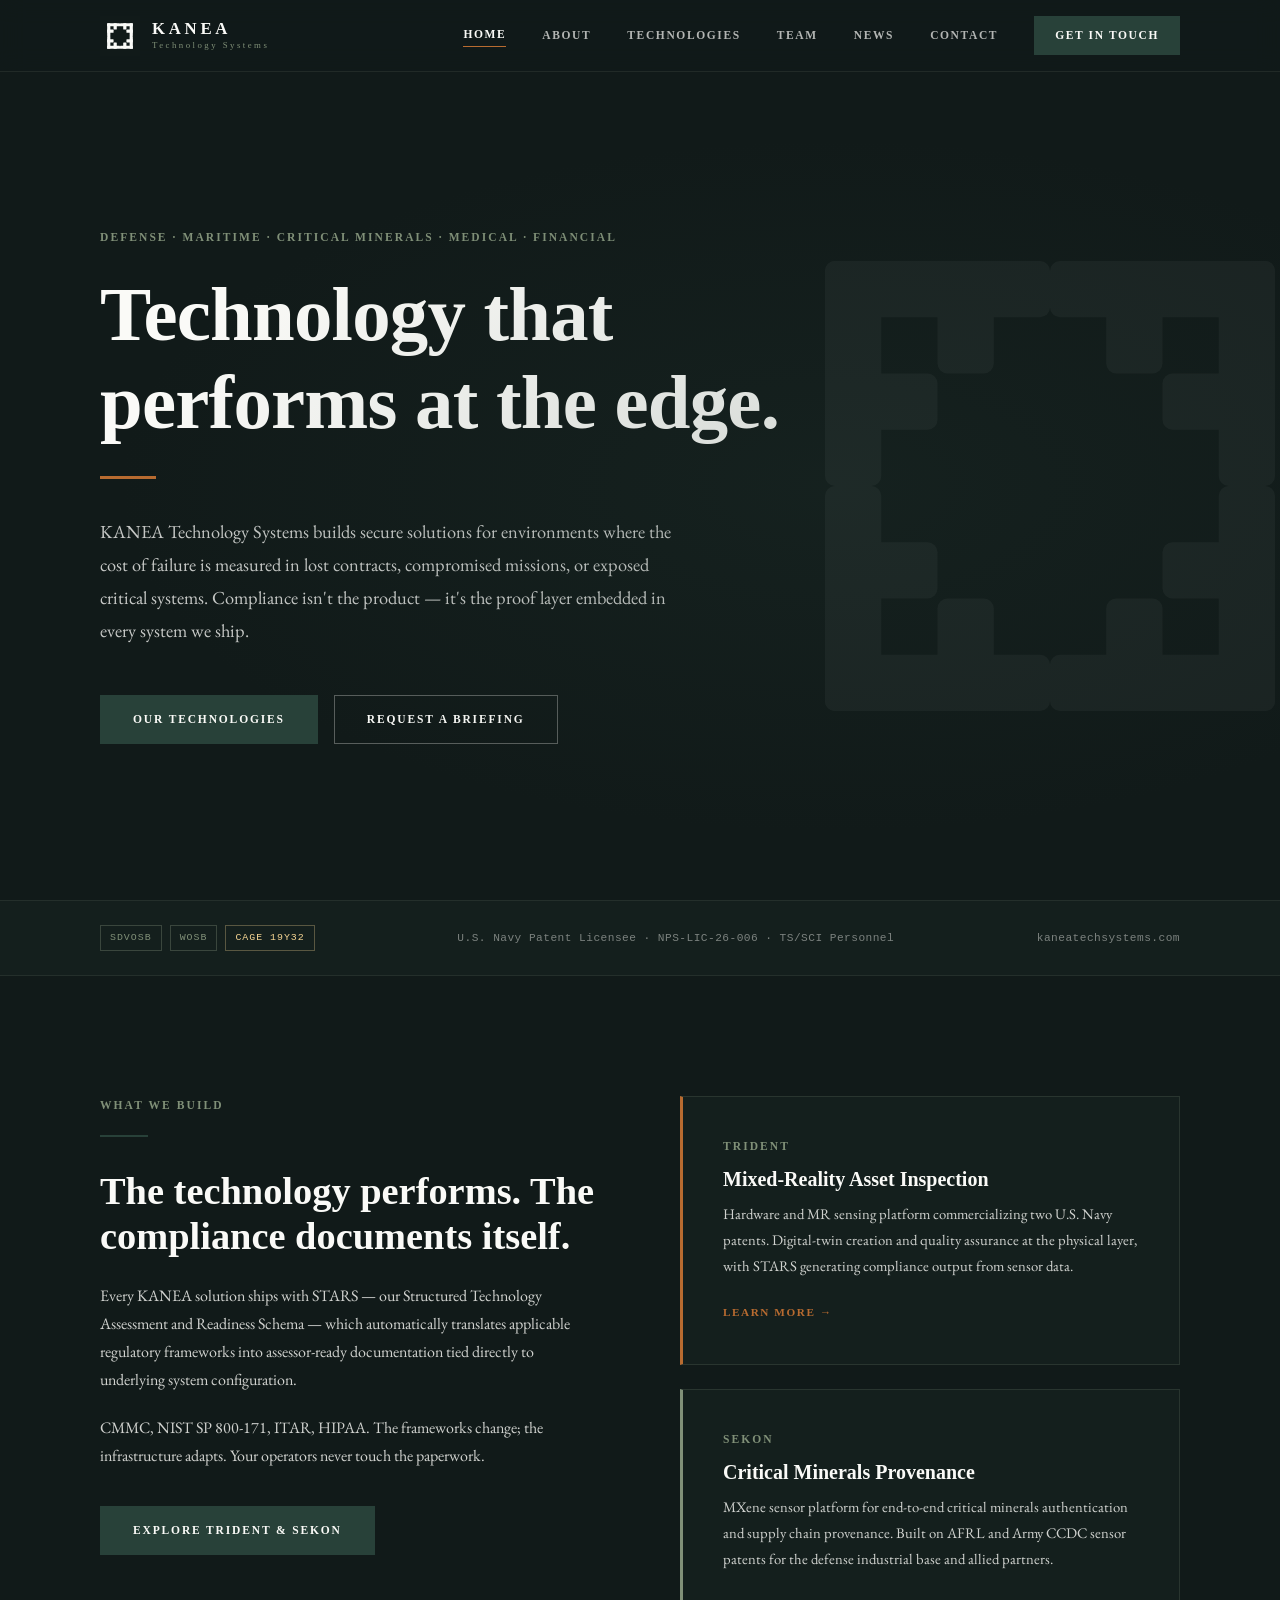
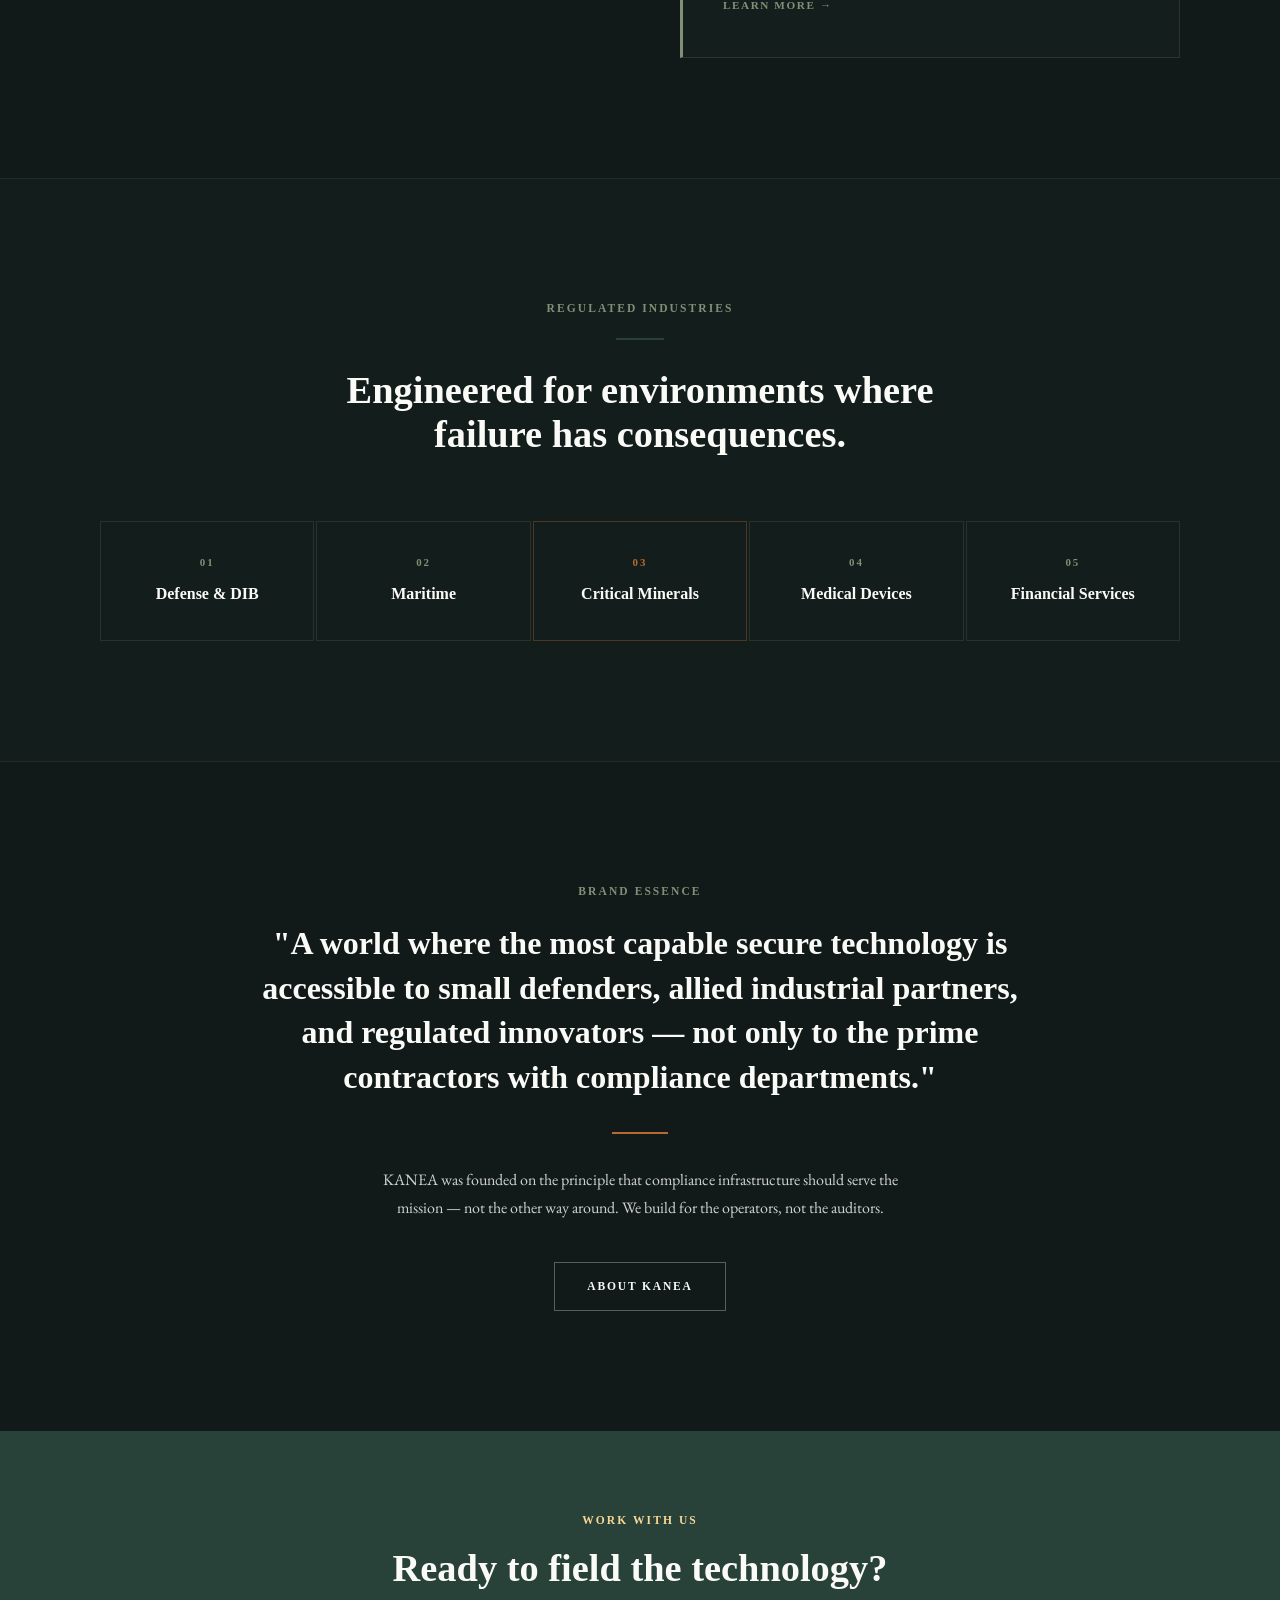
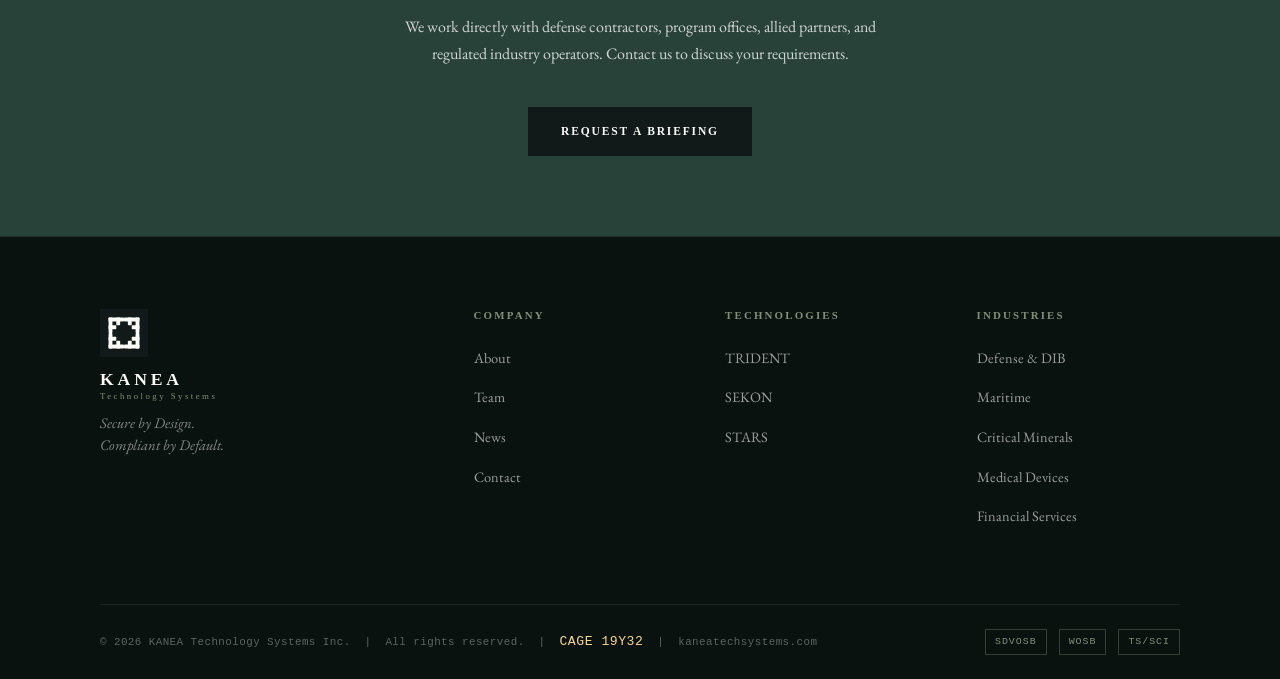
<file: index.html>
<!DOCTYPE html>
<html lang="en">
<head>
  <meta charset="UTF-8">
  <meta name="viewport" content="width=device-width, initial-scale=1.0">
  <meta name="description" content="KANEA Technology Systems builds secure technology solutions for regulated industries — defense, maritime, critical minerals, medical devices, and financial services.">
  <title>KANEA Technology Systems — Secure by Design. Compliant by Default.</title>
  <link rel="stylesheet" href="css/kanea.css">
  <link rel="icon" type="image/svg+xml" href="images/KANEA_logo_emerald.svg">
</head>
<body>

  <header id="site-nav" class="site-nav"></header>

  <main class="main-content">

    <!-- ── HERO ──────────────────────────────────────────── -->
    <section class="hero" style="min-height: 92vh; display: flex; align-items: center; position: relative; overflow: hidden; padding: 0;">
      <!-- Background grid motif -->
      <div style="position:absolute;inset:0;background: radial-gradient(ellipse 80% 60% at 65% 50%, rgba(40,65,57,0.18) 0%, transparent 70%); pointer-events:none;"></div>
      <div style="position:absolute;right:-120px;top:50%;transform:translateY(-50%);opacity:0.04;pointer-events:none;">
        <svg viewBox="0 0 560 560" width="700" height="700" xmlns="http://www.w3.org/2000/svg">
          <rect fill="#FAFAF7" x="100" y="100" width="180" height="45" rx="8"/>
          <rect fill="#FAFAF7" x="100" y="100" width="45" height="180" rx="8"/>
          <rect fill="#FAFAF7" x="100" y="190" width="90" height="45" rx="8"/>
          <rect fill="#FAFAF7" x="190" y="100" width="45" height="90" rx="8"/>
          <rect fill="#FAFAF7" x="280" y="100" width="180" height="45" rx="8"/>
          <rect fill="#FAFAF7" x="415" y="100" width="45" height="180" rx="8"/>
          <rect fill="#FAFAF7" x="370" y="190" width="90" height="45" rx="8"/>
          <rect fill="#FAFAF7" x="325" y="100" width="45" height="90" rx="8"/>
          <rect fill="#FAFAF7" x="100" y="415" width="180" height="45" rx="8"/>
          <rect fill="#FAFAF7" x="100" y="280" width="45" height="180" rx="8"/>
          <rect fill="#FAFAF7" x="100" y="325" width="90" height="45" rx="8"/>
          <rect fill="#FAFAF7" x="190" y="370" width="45" height="90" rx="8"/>
          <rect fill="#FAFAF7" x="280" y="415" width="180" height="45" rx="8"/>
          <rect fill="#FAFAF7" x="415" y="280" width="45" height="180" rx="8"/>
          <rect fill="#FAFAF7" x="370" y="325" width="90" height="45" rx="8"/>
          <rect fill="#FAFAF7" x="325" y="370" width="45" height="90" rx="8"/>
        </svg>
      </div>

      <div class="container" style="padding-top:120px;padding-bottom:120px;">
        <div style="max-width: 700px;">
          <p class="eyebrow" style="margin-bottom:24px;">Defense · Maritime · Critical Minerals · Medical · Financial</p>
          <h1 class="display" style="color: var(--warm-white); margin-bottom: 8px;">
            Technology that<br>performs at the edge.
          </h1>
          <div style="width:56px;height:3px;background:var(--earth);margin:28px 0 36px;"></div>
          <p style="font-size:1.15rem;line-height:1.8;color:rgba(250,250,247,0.78);max-width:580px;margin-bottom:48px;">
            KANEA Technology Systems builds secure solutions for environments where the cost of failure is measured in lost contracts, compromised missions, or exposed critical systems. Compliance isn't the product — it's the proof layer embedded in every system we ship.
          </p>
          <div style="display:flex;gap:16px;flex-wrap:wrap;">
            <a href="pages/technologies.html" class="btn-primary">Our Technologies</a>
            <a href="pages/contact.html" class="btn-ghost">Request a Briefing</a>
          </div>
        </div>
      </div>
    </section>

    <!-- ── CREDENTIAL BAR ────────────────────────────────── -->
    <section style="padding:0;background:rgba(40,65,57,0.15);border-top:1px solid rgba(128,144,120,0.15);border-bottom:1px solid rgba(128,144,120,0.15);">
      <div class="container">
        <div style="display:flex;align-items:center;justify-content:space-between;padding:24px 0;flex-wrap:wrap;gap:20px;">
          <div style="display:flex;align-items:center;gap:8px;">
            <span class="badge">SDVOSB</span>
            <span class="badge">WOSB</span>
            <span class="badge" style="color:var(--khaki);border-color:rgba(248,215,148,0.3);">CAGE 19Y32</span>
          </div>
          <p class="mono" style="color:rgba(250,250,247,0.45);font-size:0.7rem;">U.S. Navy Patent Licensee · NPS-LIC-26-006 · TS/SCI Personnel</p>
          <p class="mono" style="color:rgba(250,250,247,0.45);font-size:0.7rem;">kaneatechsystems.com</p>
        </div>
      </div>
    </section>

    <!-- ── WHAT WE BUILD ─────────────────────────────────── -->
    <section>
      <div class="container">
        <div class="grid-2" style="align-items:start;gap:80px;">
          <div>
            <p class="eyebrow">What We Build</p>
            <div class="rule"></div>
            <h2 class="section-title" style="margin-bottom:24px;">The technology performs. The compliance documents itself.</h2>
            <p class="body-text" style="margin-bottom:20px;">
              Every KANEA solution ships with STARS — our Structured Technology Assessment and Readiness Schema — which automatically translates applicable regulatory frameworks into assessor-ready documentation tied directly to underlying system configuration.
            </p>
            <p class="body-text" style="margin-bottom:36px;">
              CMMC, NIST SP 800-171, ITAR, HIPAA. The frameworks change; the infrastructure adapts. Your operators never touch the paperwork.
            </p>
            <a href="pages/technologies.html" class="btn-primary">Explore TRIDENT &amp; SEKON</a>
          </div>
          <div style="display:flex;flex-direction:column;gap:24px;">
            <div class="card card-earth">
              <p class="eyebrow" style="margin-bottom:12px;">TRIDENT</p>
              <h3 style="color:var(--warm-white);margin-bottom:10px;">Mixed-Reality Asset Inspection</h3>
              <p class="body-text" style="font-size:0.92rem;">Hardware and MR sensing platform commercializing two U.S. Navy patents. Digital-twin creation and quality assurance at the physical layer, with STARS generating compliance output from sensor data.</p>
              <div style="margin-top:16px;"><a href="pages/technologies.html#trident" style="font-family:var(--font-display);font-size:0.7rem;font-weight:700;letter-spacing:0.14em;text-transform:uppercase;color:var(--earth);">Learn More →</a></div>
            </div>
            <div class="card" style="border-left:3px solid var(--wasabi);">
              <p class="eyebrow" style="margin-bottom:12px;">SEKON</p>
              <h3 style="color:var(--warm-white);margin-bottom:10px;">Critical Minerals Provenance</h3>
              <p class="body-text" style="font-size:0.92rem;">MXene sensor platform for end-to-end critical minerals authentication and supply chain provenance. Built on AFRL and Army CCDC sensor patents for the defense industrial base and allied partners.</p>
              <div style="margin-top:16px;"><a href="pages/technologies.html#sekon" style="font-family:var(--font-display);font-size:0.7rem;font-weight:700;letter-spacing:0.14em;text-transform:uppercase;color:var(--wasabi);">Learn More →</a></div>
            </div>
          </div>
        </div>
      </div>
    </section>

    <!-- ── INDUSTRIES ────────────────────────────────────── -->
    <section style="background:rgba(40,65,57,0.08);border-top:1px solid rgba(128,144,120,0.12);border-bottom:1px solid rgba(128,144,120,0.12);">
      <div class="container">
        <div style="text-align:center;max-width:600px;margin:0 auto 64px;">
          <p class="eyebrow">Regulated Industries</p>
          <div class="rule" style="margin:20px auto 28px;"></div>
          <h2 class="section-title">Engineered for environments where failure has consequences.</h2>
        </div>
        <div class="grid-3" style="grid-template-columns:repeat(5,1fr);gap:2px;">
          <div style="padding:32px 24px;border:1px solid rgba(128,144,120,0.18);text-align:center;">
            <p style="font-family:var(--font-display);font-size:0.68rem;font-weight:700;letter-spacing:0.18em;text-transform:uppercase;color:var(--wasabi);margin-bottom:10px;">01</p>
            <p style="font-family:var(--font-display);font-weight:700;font-size:1rem;color:var(--warm-white);">Defense &amp; DIB</p>
          </div>
          <div style="padding:32px 24px;border:1px solid rgba(128,144,120,0.18);text-align:center;">
            <p style="font-family:var(--font-display);font-size:0.68rem;font-weight:700;letter-spacing:0.18em;text-transform:uppercase;color:var(--wasabi);margin-bottom:10px;">02</p>
            <p style="font-family:var(--font-display);font-weight:700;font-size:1rem;color:var(--warm-white);">Maritime</p>
          </div>
          <div style="padding:32px 24px;border:1px solid rgba(128,144,120,0.18);text-align:center;border-color:rgba(184,107,48,0.35);">
            <p style="font-family:var(--font-display);font-size:0.68rem;font-weight:700;letter-spacing:0.18em;text-transform:uppercase;color:var(--earth);margin-bottom:10px;">03</p>
            <p style="font-family:var(--font-display);font-weight:700;font-size:1rem;color:var(--warm-white);">Critical Minerals</p>
          </div>
          <div style="padding:32px 24px;border:1px solid rgba(128,144,120,0.18);text-align:center;">
            <p style="font-family:var(--font-display);font-size:0.68rem;font-weight:700;letter-spacing:0.18em;text-transform:uppercase;color:var(--wasabi);margin-bottom:10px;">04</p>
            <p style="font-family:var(--font-display);font-weight:700;font-size:1rem;color:var(--warm-white);">Medical Devices</p>
          </div>
          <div style="padding:32px 24px;border:1px solid rgba(128,144,120,0.18);text-align:center;">
            <p style="font-family:var(--font-display);font-size:0.68rem;font-weight:700;letter-spacing:0.18em;text-transform:uppercase;color:var(--wasabi);margin-bottom:10px;">05</p>
            <p style="font-family:var(--font-display);font-weight:700;font-size:1rem;color:var(--warm-white);">Financial Services</p>
          </div>
        </div>
      </div>
    </section>

    <!-- ── BRAND ESSENCE ─────────────────────────────────── -->
    <section>
      <div class="container">
        <div style="max-width:800px;margin:0 auto;text-align:center;">
          <p class="eyebrow" style="margin-bottom:20px;">Brand Essence</p>
          <blockquote style="font-family:var(--font-display);font-size:clamp(1.4rem,2.5vw,2rem);font-weight:700;line-height:1.4;color:var(--warm-white);margin-bottom:32px;">
            "A world where the most capable secure technology is accessible to small defenders, allied industrial partners, and regulated innovators — not only to the prime contractors with compliance departments."
          </blockquote>
          <div style="width:56px;height:2px;background:var(--earth);margin:0 auto 32px;"></div>
          <p class="body-text" style="text-align:center;max-width:560px;margin:0 auto 40px;">KANEA was founded on the principle that compliance infrastructure should serve the mission — not the other way around. We build for the operators, not the auditors.</p>
          <a href="pages/about.html" class="btn-ghost">About KANEA</a>
        </div>
      </div>
    </section>

    <!-- ── CTA ───────────────────────────────────────────── -->
    <section style="background:var(--emerald);padding:80px 0;">
      <div class="container" style="text-align:center;">
        <p class="eyebrow" style="color:var(--khaki);margin-bottom:16px;">Work With Us</p>
        <h2 style="font-family:var(--font-display);font-size:clamp(1.8rem,3vw,2.6rem);font-weight:700;color:var(--warm-white);margin-bottom:24px;">
          Ready to field the technology?
        </h2>
        <p style="font-family:var(--font-body);font-size:1rem;color:rgba(250,250,247,0.8);max-width:480px;margin:0 auto 40px;">
          We work directly with defense contractors, program offices, allied partners, and regulated industry operators. Contact us to discuss your requirements.
        </p>
        <a href="pages/contact.html" class="btn-primary" style="background:var(--noir);border-color:var(--noir);">Request a Briefing</a>
      </div>
    </section>

  </main>

  <div id="site-footer"></div>

  <script src="js/components.js"></script>
  <script>
    renderNav('home');
    renderFooter();
  </script>
</body>
</html>
</file>
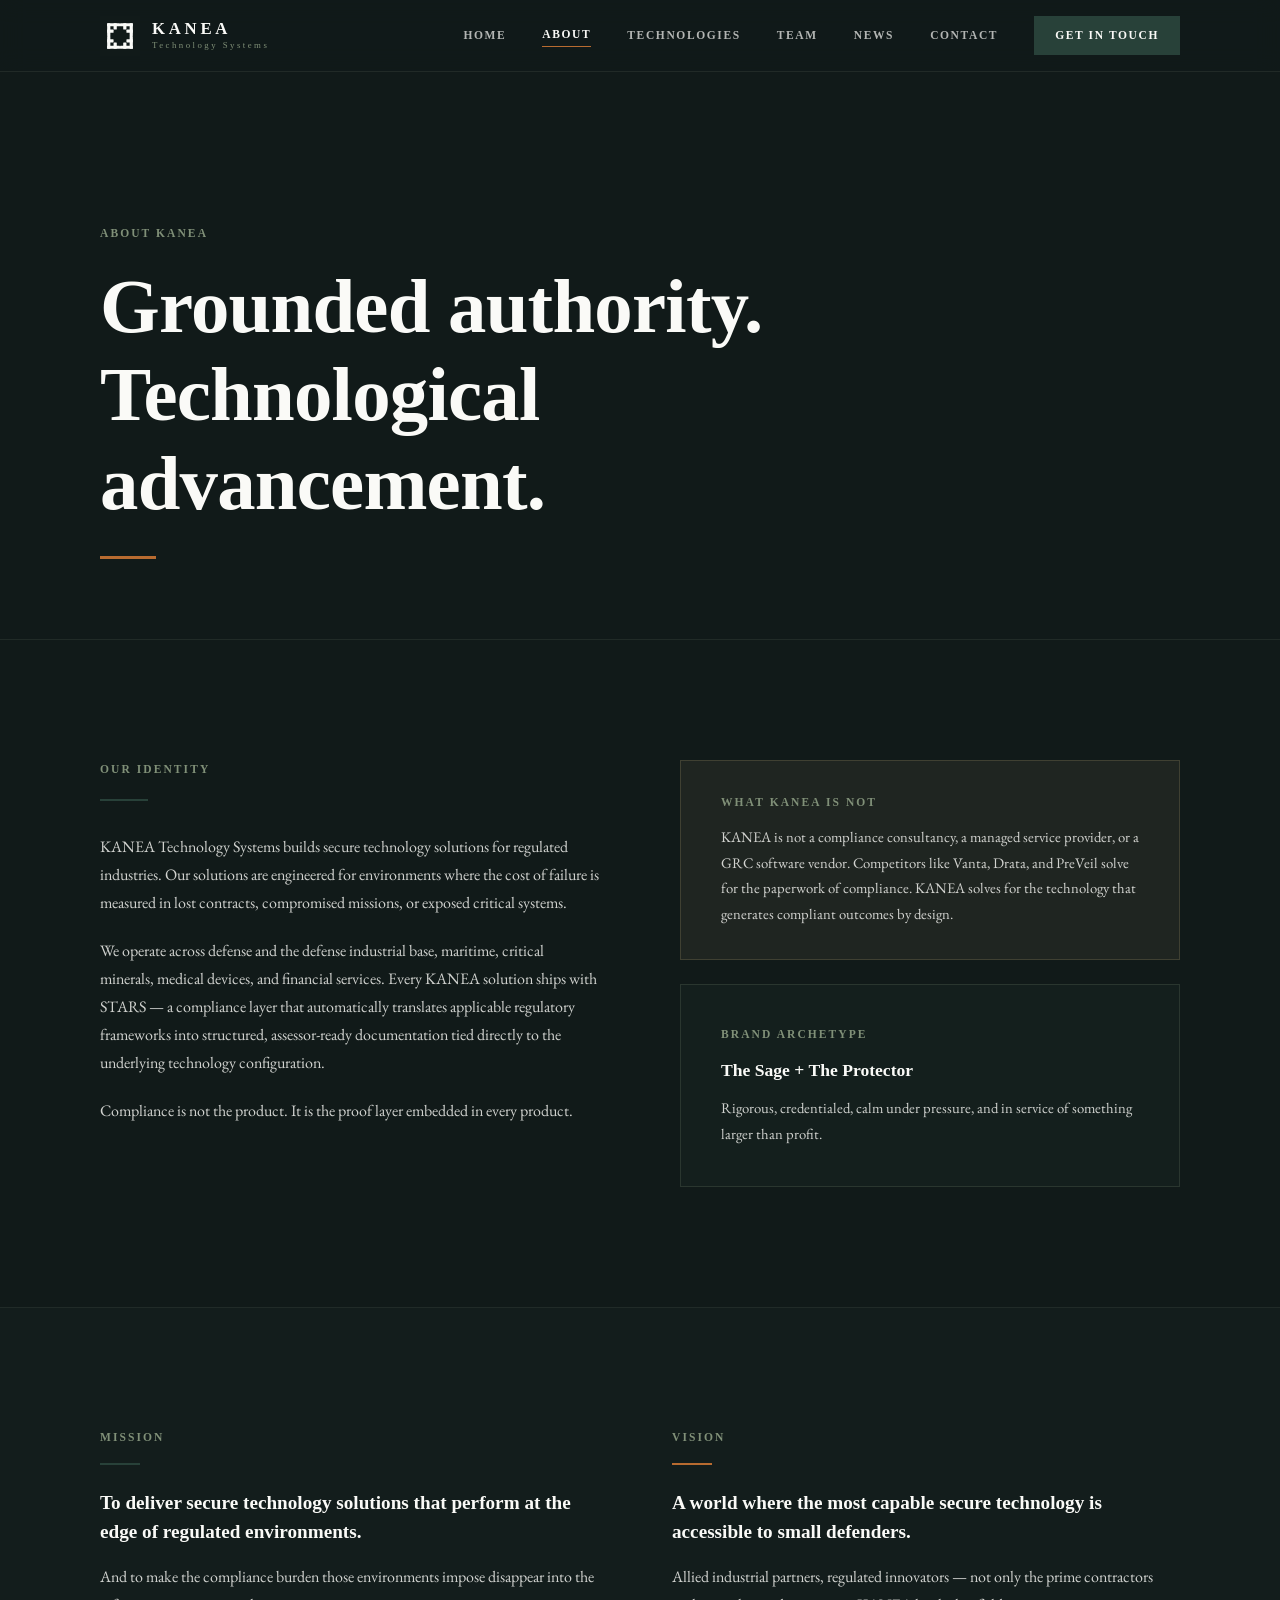
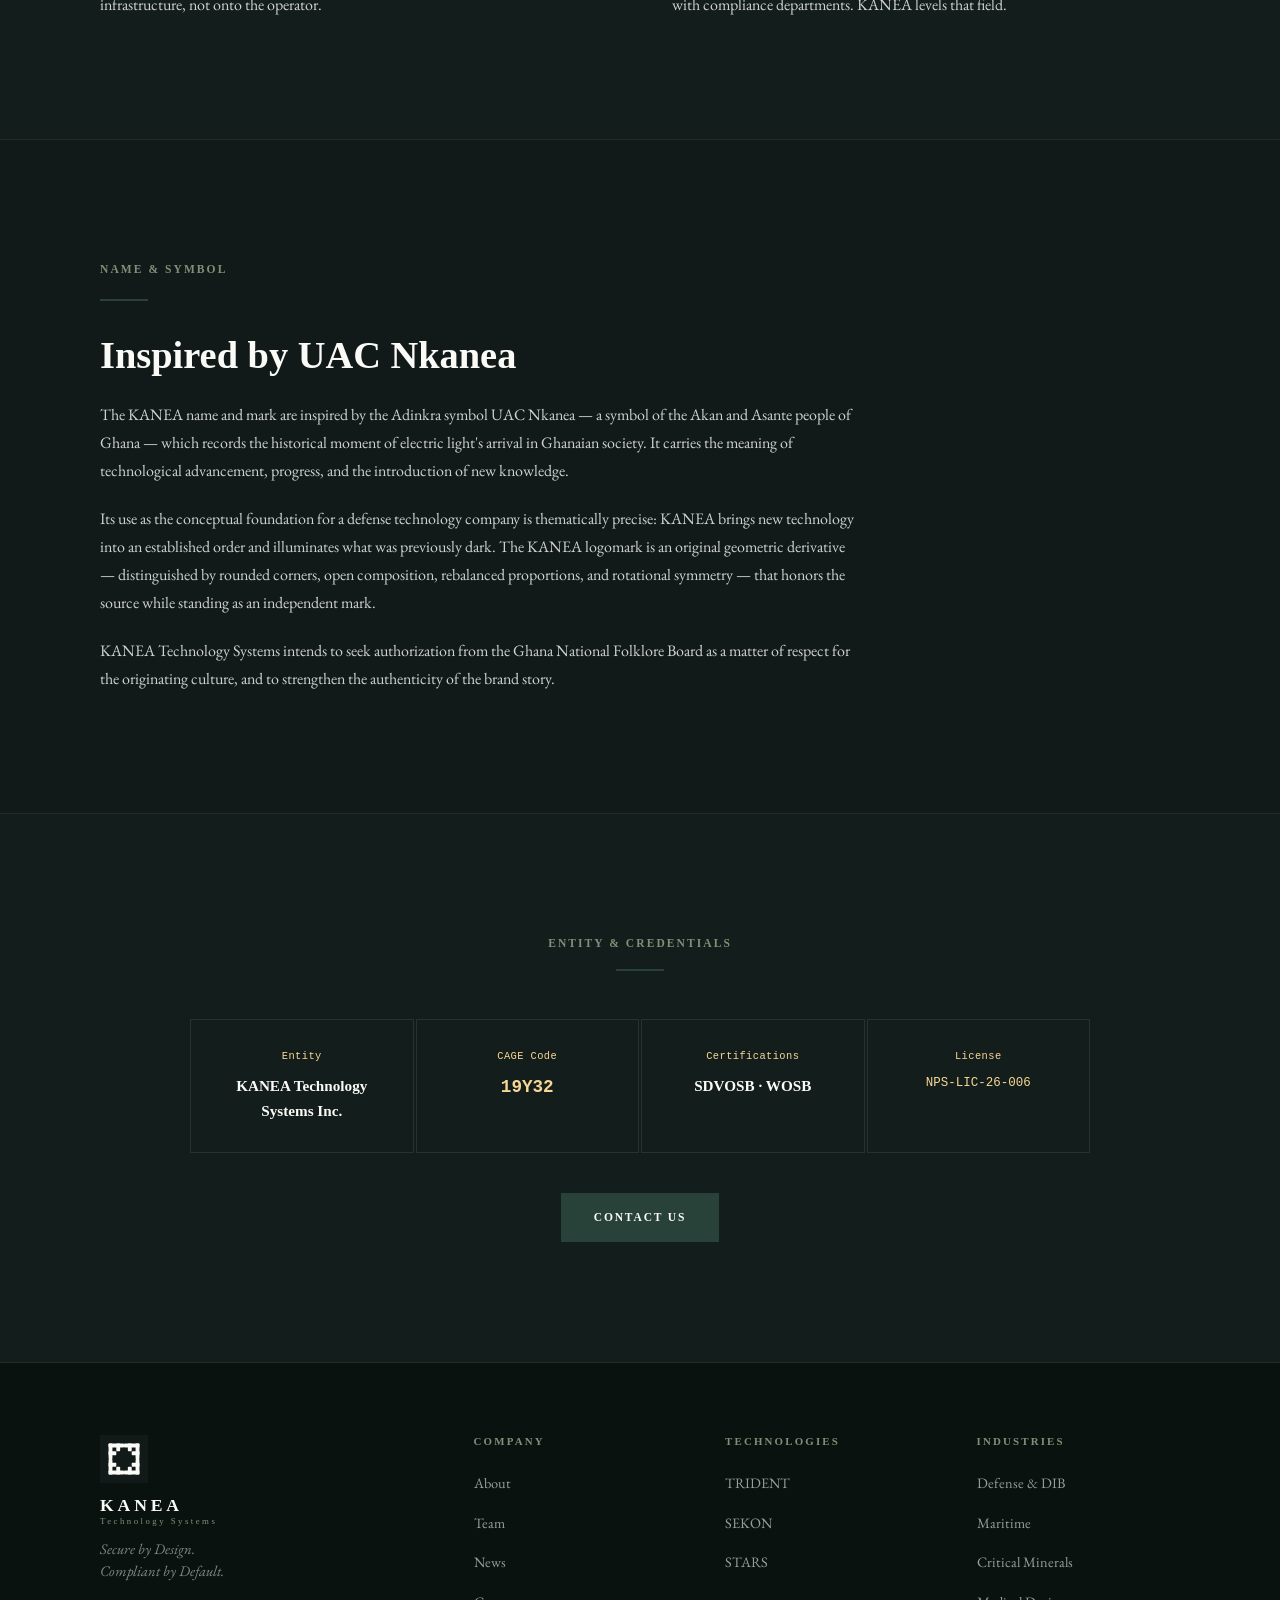
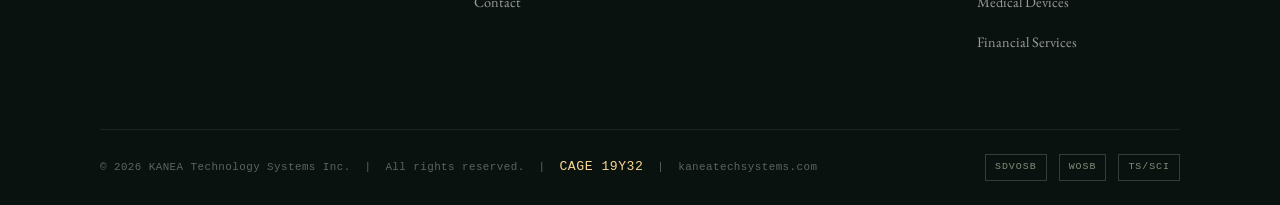
<file: pages/about.html>
<!DOCTYPE html>
<html lang="en">
<head>
  <meta charset="UTF-8">
  <meta name="viewport" content="width=device-width, initial-scale=1.0">
  <meta name="description" content="About KANEA Technology Systems — our mission, origin, and approach to secure technology for regulated industries.">
  <title>About — KANEA Technology Systems</title>
  <link rel="stylesheet" href="../css/kanea.css">
  <link rel="icon" type="image/svg+xml" href="../images/KANEA_logo_emerald.svg">
</head>
<body>

  <header id="site-nav" class="site-nav"></header>

  <main class="main-content">

    <!-- ── PAGE HEADER ──────────────────────────────────── -->
    <section class="page-header">
      <div class="container">
        <p class="eyebrow" style="margin-bottom:20px;">About KANEA</p>
        <h1 class="display" style="max-width:700px;">Grounded authority.<br>Technological advancement.</h1>
        <div style="width:56px;height:3px;background:var(--earth);margin:28px 0 0;"></div>
      </div>
    </section>

    <!-- ── WHAT WE ARE ───────────────────────────────────── -->
    <section>
      <div class="container">
        <div class="grid-2" style="gap:80px;align-items:start;">
          <div>
            <p class="eyebrow" style="margin-bottom:16px;">Our Identity</p>
            <div class="rule"></div>
            <p class="body-text" style="margin-bottom:20px;">
              KANEA Technology Systems builds secure technology solutions for regulated industries. Our solutions are engineered for environments where the cost of failure is measured in lost contracts, compromised missions, or exposed critical systems.
            </p>
            <p class="body-text" style="margin-bottom:20px;">
              We operate across defense and the defense industrial base, maritime, critical minerals, medical devices, and financial services. Every KANEA solution ships with STARS — a compliance layer that automatically translates applicable regulatory frameworks into structured, assessor-ready documentation tied directly to the underlying technology configuration.
            </p>
            <p class="body-text">
              Compliance is not the product. It is the proof layer embedded in every product.
            </p>
          </div>
          <div>
            <div class="panel-khaki" style="margin-bottom:24px;">
              <p class="eyebrow" style="margin-bottom:12px;">What KANEA Is Not</p>
              <p class="body-text" style="font-size:0.92rem;">
                KANEA is not a compliance consultancy, a managed service provider, or a GRC software vendor. Competitors like Vanta, Drata, and PreVeil solve for the paperwork of compliance. KANEA solves for the technology that generates compliant outcomes by design.
              </p>
            </div>
            <div class="card">
              <p class="eyebrow" style="margin-bottom:12px;">Brand Archetype</p>
              <p style="font-family:var(--font-display);font-weight:700;font-size:1.1rem;color:var(--warm-white);margin-bottom:10px;">The Sage + The Protector</p>
              <p class="body-text" style="font-size:0.92rem;">Rigorous, credentialed, calm under pressure, and in service of something larger than profit.</p>
            </div>
          </div>
        </div>
      </div>
    </section>

    <!-- ── MISSION + VISION ──────────────────────────────── -->
    <section style="background:rgba(40,65,57,0.1);border-top:1px solid rgba(128,144,120,0.12);border-bottom:1px solid rgba(128,144,120,0.12);">
      <div class="container">
        <div class="grid-2" style="gap:64px;">
          <div>
            <p class="eyebrow" style="margin-bottom:16px;">Mission</p>
            <div style="width:40px;height:2px;background:var(--emerald);margin-bottom:24px;"></div>
            <p style="font-family:var(--font-display);font-size:1.2rem;font-weight:700;line-height:1.5;color:var(--warm-white);margin-bottom:16px;">
              To deliver secure technology solutions that perform at the edge of regulated environments.
            </p>
            <p class="body-text">
              And to make the compliance burden those environments impose disappear into the infrastructure, not onto the operator.
            </p>
          </div>
          <div>
            <p class="eyebrow" style="margin-bottom:16px;">Vision</p>
            <div style="width:40px;height:2px;background:var(--earth);margin-bottom:24px;"></div>
            <p style="font-family:var(--font-display);font-size:1.2rem;font-weight:700;line-height:1.5;color:var(--warm-white);margin-bottom:16px;">
              A world where the most capable secure technology is accessible to small defenders.
            </p>
            <p class="body-text">
              Allied industrial partners, regulated innovators — not only the prime contractors with compliance departments. KANEA levels that field.
            </p>
          </div>
        </div>
      </div>
    </section>

    <!-- ── BRAND ORIGIN ──────────────────────────────────── -->
    <section>
      <div class="container">
        <div style="max-width:760px;">
          <p class="eyebrow" style="margin-bottom:16px;">Name &amp; Symbol</p>
          <div class="rule"></div>
          <h2 class="section-title" style="margin-bottom:24px;">Inspired by UAC Nkanea</h2>
          <p class="body-text" style="margin-bottom:20px;">
            The KANEA name and mark are inspired by the Adinkra symbol UAC Nkanea — a symbol of the Akan and Asante people of Ghana — which records the historical moment of electric light's arrival in Ghanaian society. It carries the meaning of technological advancement, progress, and the introduction of new knowledge.
          </p>
          <p class="body-text" style="margin-bottom:20px;">
            Its use as the conceptual foundation for a defense technology company is thematically precise: KANEA brings new technology into an established order and illuminates what was previously dark. The KANEA logomark is an original geometric derivative — distinguished by rounded corners, open composition, rebalanced proportions, and rotational symmetry — that honors the source while standing as an independent mark.
          </p>
          <p class="body-text">
            KANEA Technology Systems intends to seek authorization from the Ghana National Folklore Board as a matter of respect for the originating culture, and to strengthen the authenticity of the brand story.
          </p>
        </div>
      </div>
    </section>

    <!-- ── CREDENTIALS ───────────────────────────────────── -->
    <section style="background:rgba(40,65,57,0.08);border-top:1px solid rgba(128,144,120,0.12);">
      <div class="container">
        <p class="eyebrow" style="margin-bottom:16px;text-align:center;">Entity &amp; Credentials</p>
        <div class="rule" style="margin:16px auto 48px;"></div>
        <div style="display:grid;grid-template-columns:repeat(4,1fr);gap:2px;max-width:900px;margin:0 auto 40px;">
          <div style="padding:28px 20px;border:1px solid rgba(128,144,120,0.18);text-align:center;">
            <p class="mono" style="font-size:0.65rem;margin-bottom:8px;">Entity</p>
            <p style="font-family:var(--font-display);font-weight:700;font-size:0.95rem;color:var(--warm-white);">KANEA Technology Systems Inc.</p>
          </div>
          <div style="padding:28px 20px;border:1px solid rgba(128,144,120,0.18);text-align:center;">
            <p class="mono" style="font-size:0.65rem;margin-bottom:8px;">CAGE Code</p>
            <p style="font-family:var(--font-mono);font-weight:700;font-size:1.1rem;color:var(--khaki);">19Y32</p>
          </div>
          <div style="padding:28px 20px;border:1px solid rgba(128,144,120,0.18);text-align:center;">
            <p class="mono" style="font-size:0.65rem;margin-bottom:8px;">Certifications</p>
            <p style="font-family:var(--font-display);font-weight:700;font-size:0.95rem;color:var(--warm-white);">SDVOSB · WOSB</p>
          </div>
          <div style="padding:28px 20px;border:1px solid rgba(128,144,120,0.18);text-align:center;">
            <p class="mono" style="font-size:0.65rem;margin-bottom:8px;">License</p>
            <p style="font-family:var(--font-mono);font-size:0.78rem;color:var(--khaki);">NPS-LIC-26-006</p>
          </div>
        </div>
        <div style="text-align:center;">
          <a href="contact.html" class="btn-primary">Contact Us</a>
        </div>
      </div>
    </section>

  </main>

  <div id="site-footer"></div>

  <script src="../js/components.js"></script>
  <script>
    renderNav('about');
    renderFooter();
  </script>
</body>
</html>
</file>
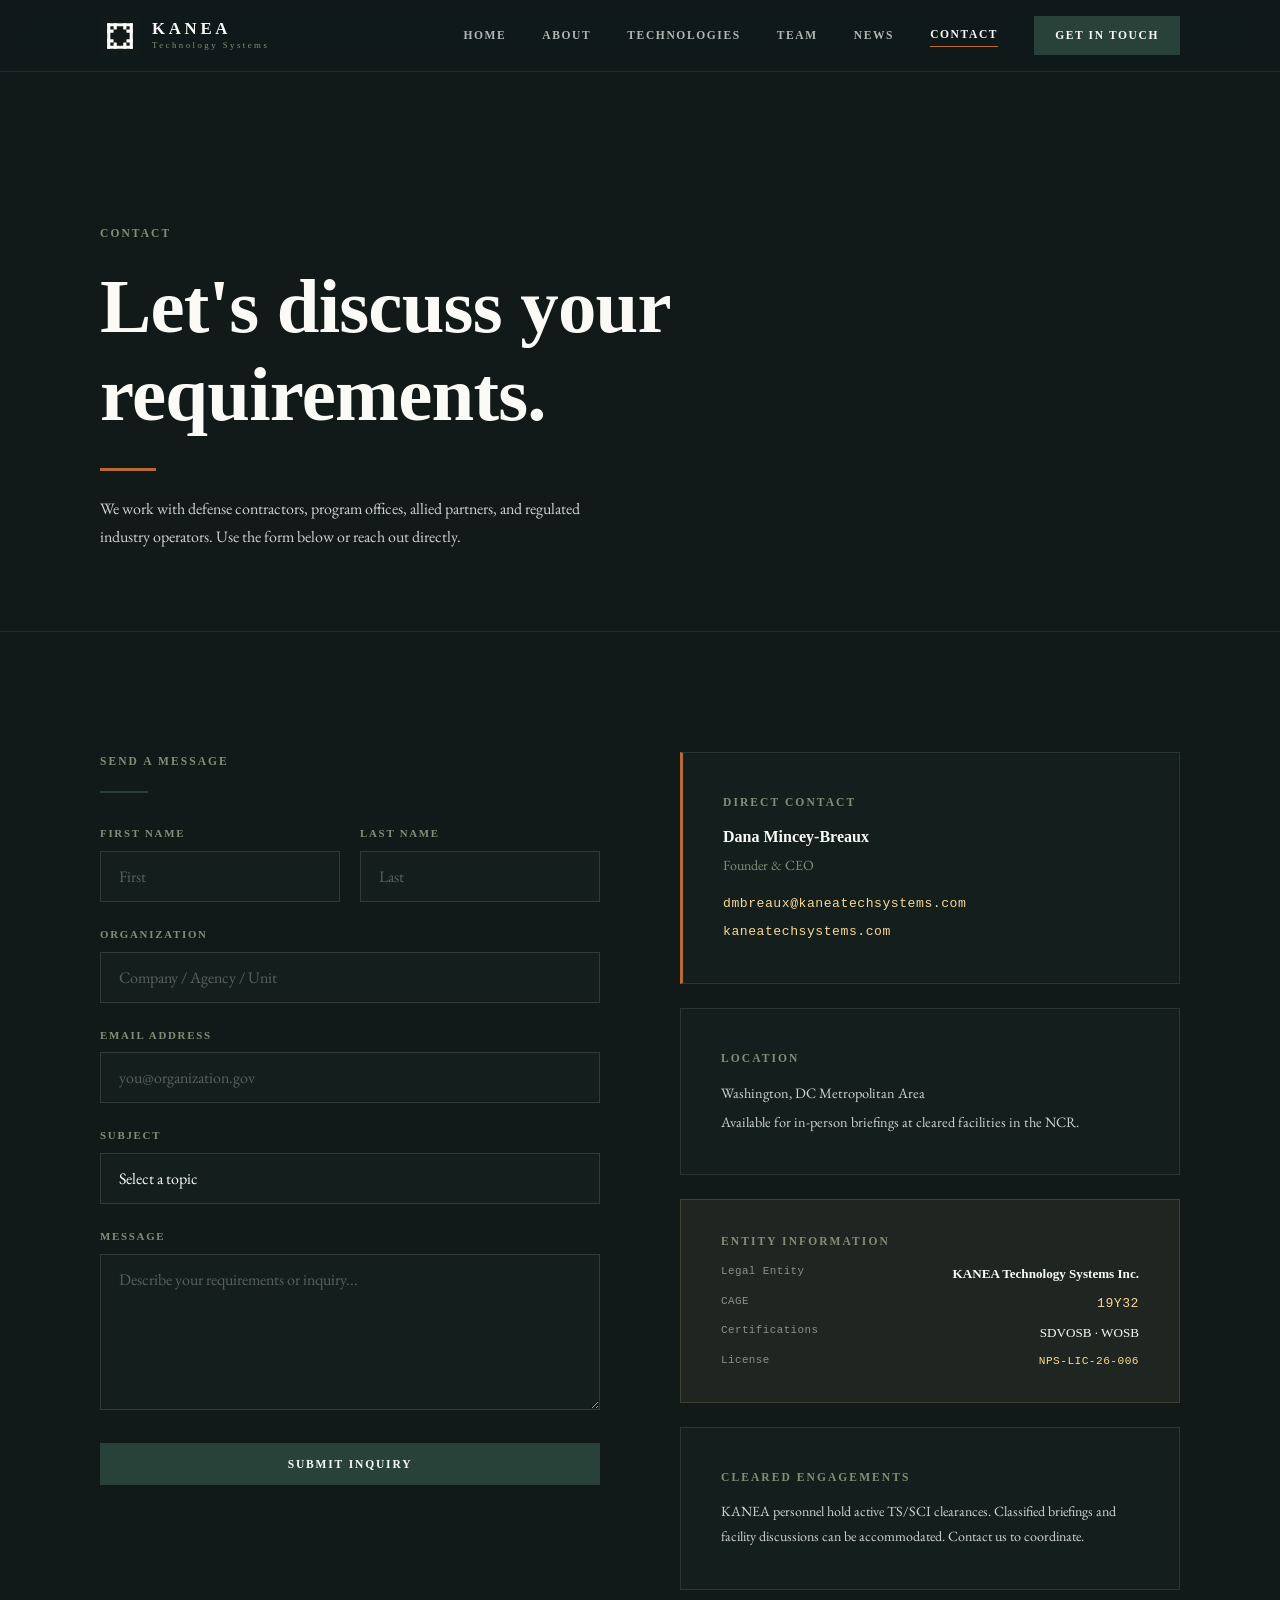
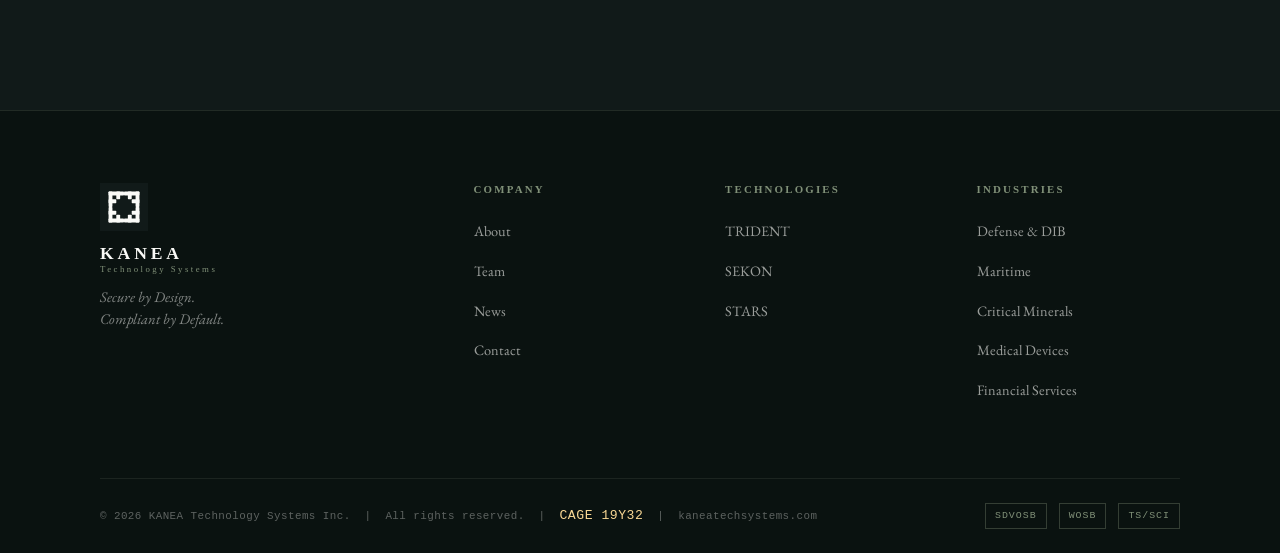
<file: pages/contact.html>
<!DOCTYPE html>
<html lang="en">
<head>
  <meta charset="UTF-8">
  <meta name="viewport" content="width=device-width, initial-scale=1.0">
  <meta name="description" content="Contact KANEA Technology Systems — briefing requests, partnership inquiries, and pilot program interest.">
  <title>Contact — KANEA Technology Systems</title>
  <link rel="stylesheet" href="../css/kanea.css">
  <link rel="icon" type="image/svg+xml" href="../images/KANEA_logo_emerald.svg">
  <style>
    .contact-form input,
    .contact-form textarea,
    .contact-form select {
      width: 100%;
      background: rgba(40,65,57,0.15);
      border: 1px solid rgba(128,144,120,0.25);
      color: var(--warm-white);
      font-family: var(--font-body);
      font-size: 1rem;
      padding: 14px 18px;
      outline: none;
      transition: border-color 0.2s;
      -webkit-appearance: none;
      appearance: none;
    }

    .contact-form input:focus,
    .contact-form textarea:focus,
    .contact-form select:focus {
      border-color: var(--wasabi);
    }

    .contact-form input::placeholder,
    .contact-form textarea::placeholder {
      color: rgba(250,250,247,0.3);
    }

    .contact-form select option {
      background: var(--noir);
      color: var(--warm-white);
    }

    .contact-form label {
      display: block;
      font-family: var(--font-display);
      font-size: 0.68rem;
      font-weight: 700;
      letter-spacing: 0.16em;
      text-transform: uppercase;
      color: var(--wasabi);
      margin-bottom: 8px;
    }

    .form-group { margin-bottom: 24px; }

    .form-row {
      display: grid;
      grid-template-columns: 1fr 1fr;
      gap: 20px;
    }

    @media (max-width: 640px) {
      .form-row { grid-template-columns: 1fr; }
    }
  </style>
</head>
<body>

  <header id="site-nav" class="site-nav"></header>

  <main class="main-content">

    <!-- ── PAGE HEADER ──────────────────────────────────── -->
    <section class="page-header">
      <div class="container">
        <p class="eyebrow" style="margin-bottom:20px;">Contact</p>
        <h1 class="display" style="max-width:680px;">Let's discuss your requirements.</h1>
        <div style="width:56px;height:3px;background:var(--earth);margin:28px 0 24px;"></div>
        <p class="body-text" style="max-width:520px;">We work with defense contractors, program offices, allied partners, and regulated industry operators. Use the form below or reach out directly.</p>
      </div>
    </section>

    <!-- ── CONTACT BODY ──────────────────────────────────── -->
    <section>
      <div class="container">
        <div class="grid-2" style="gap:80px;align-items:start;">

          <!-- Form -->
          <div>
            <p class="eyebrow" style="margin-bottom:16px;">Send a Message</p>
            <div class="rule"></div>
            <form class="contact-form" id="contact-form" onsubmit="handleSubmit(event)">
              <div class="form-row">
                <div class="form-group">
                  <label for="fname">First Name</label>
                  <input type="text" id="fname" name="fname" placeholder="First" required>
                </div>
                <div class="form-group">
                  <label for="lname">Last Name</label>
                  <input type="text" id="lname" name="lname" placeholder="Last" required>
                </div>
              </div>
              <div class="form-group">
                <label for="org">Organization</label>
                <input type="text" id="org" name="org" placeholder="Company / Agency / Unit">
              </div>
              <div class="form-group">
                <label for="email">Email Address</label>
                <input type="email" id="email" name="email" placeholder="you@organization.gov" required>
              </div>
              <div class="form-group">
                <label for="subject">Subject</label>
                <select id="subject" name="subject">
                  <option value="" disabled selected>Select a topic</option>
                  <option value="trident-demo">TRIDENT — Request a Demo</option>
                  <option value="trident-pilot">TRIDENT — Pilot Program Inquiry</option>
                  <option value="sekon">SEKON — Critical Minerals / Provenance</option>
                  <option value="stars">STARS — Compliance Infrastructure</option>
                  <option value="partnership">Partnership / Teaming</option>
                  <option value="investment">Investment Inquiry</option>
                  <option value="press">Press / Media</option>
                  <option value="other">Other</option>
                </select>
              </div>
              <div class="form-group">
                <label for="message">Message</label>
                <textarea id="message" name="message" rows="6" placeholder="Describe your requirements or inquiry..." required></textarea>
              </div>
              <button type="submit" class="btn-primary" style="width:100%;text-align:center;">Submit Inquiry</button>
            </form>
            <div id="form-success" style="display:none;padding:24px;background:rgba(40,65,57,0.3);border:1px solid rgba(128,144,120,0.35);margin-top:24px;">
              <p style="font-family:var(--font-display);font-weight:700;color:var(--warm-white);margin-bottom:8px;">Message received.</p>
              <p class="body-text" style="font-size:0.9rem;">We'll be in touch within one to two business days. For time-sensitive matters, contact us directly at the address below.</p>
            </div>
          </div>

          <!-- Contact info -->
          <div style="display:flex;flex-direction:column;gap:24px;">
            <div class="card card-earth">
              <p class="eyebrow" style="margin-bottom:12px;">Direct Contact</p>
              <p style="font-family:var(--font-display);font-weight:700;font-size:1rem;color:var(--warm-white);margin-bottom:4px;">Dana Mincey-Breaux</p>
              <p style="font-family:var(--font-body);font-size:0.88rem;color:var(--wasabi);margin-bottom:16px;">Founder &amp; CEO</p>
              <p class="mono" style="margin-bottom:6px;">dmbreaux@kaneatechsystems.com</p>
              <p class="mono">kaneatechsystems.com</p>
            </div>

            <div class="card">
              <p class="eyebrow" style="margin-bottom:12px;">Location</p>
              <p class="body-text" style="font-size:0.9rem;">Washington, DC Metropolitan Area</p>
              <p class="body-text" style="font-size:0.9rem;margin-top:4px;">Available for in-person briefings at cleared facilities in the NCR.</p>
            </div>

            <div class="panel-khaki">
              <p class="eyebrow" style="margin-bottom:12px;">Entity Information</p>
              <div style="display:flex;flex-direction:column;gap:8px;">
                <div style="display:flex;justify-content:space-between;">
                  <span class="mono" style="font-size:0.68rem;color:rgba(250,250,247,0.5);">Legal Entity</span>
                  <span style="font-family:var(--font-display);font-size:0.82rem;color:var(--warm-white);font-weight:700;">KANEA Technology Systems Inc.</span>
                </div>
                <div style="display:flex;justify-content:space-between;">
                  <span class="mono" style="font-size:0.68rem;color:rgba(250,250,247,0.5);">CAGE</span>
                  <span class="mono">19Y32</span>
                </div>
                <div style="display:flex;justify-content:space-between;">
                  <span class="mono" style="font-size:0.68rem;color:rgba(250,250,247,0.5);">Certifications</span>
                  <span style="font-family:var(--font-display);font-size:0.82rem;color:var(--warm-white);">SDVOSB · WOSB</span>
                </div>
                <div style="display:flex;justify-content:space-between;">
                  <span class="mono" style="font-size:0.68rem;color:rgba(250,250,247,0.5);">License</span>
                  <span class="mono" style="font-size:0.7rem;">NPS-LIC-26-006</span>
                </div>
              </div>
            </div>

            <div class="card">
              <p class="eyebrow" style="margin-bottom:12px;">Cleared Engagements</p>
              <p class="body-text" style="font-size:0.88rem;">KANEA personnel hold active TS/SCI clearances. Classified briefings and facility discussions can be accommodated. Contact us to coordinate.</p>
            </div>
          </div>
        </div>
      </div>
    </section>

  </main>

  <div id="site-footer"></div>

  <script src="../js/components.js"></script>
  <script>
    renderNav('contact');
    renderFooter();

    function handleSubmit(e) {
      e.preventDefault();
      document.getElementById('contact-form').style.display = 'none';
      document.getElementById('form-success').style.display = 'block';
    }
  </script>
</body>
</html>
</file>
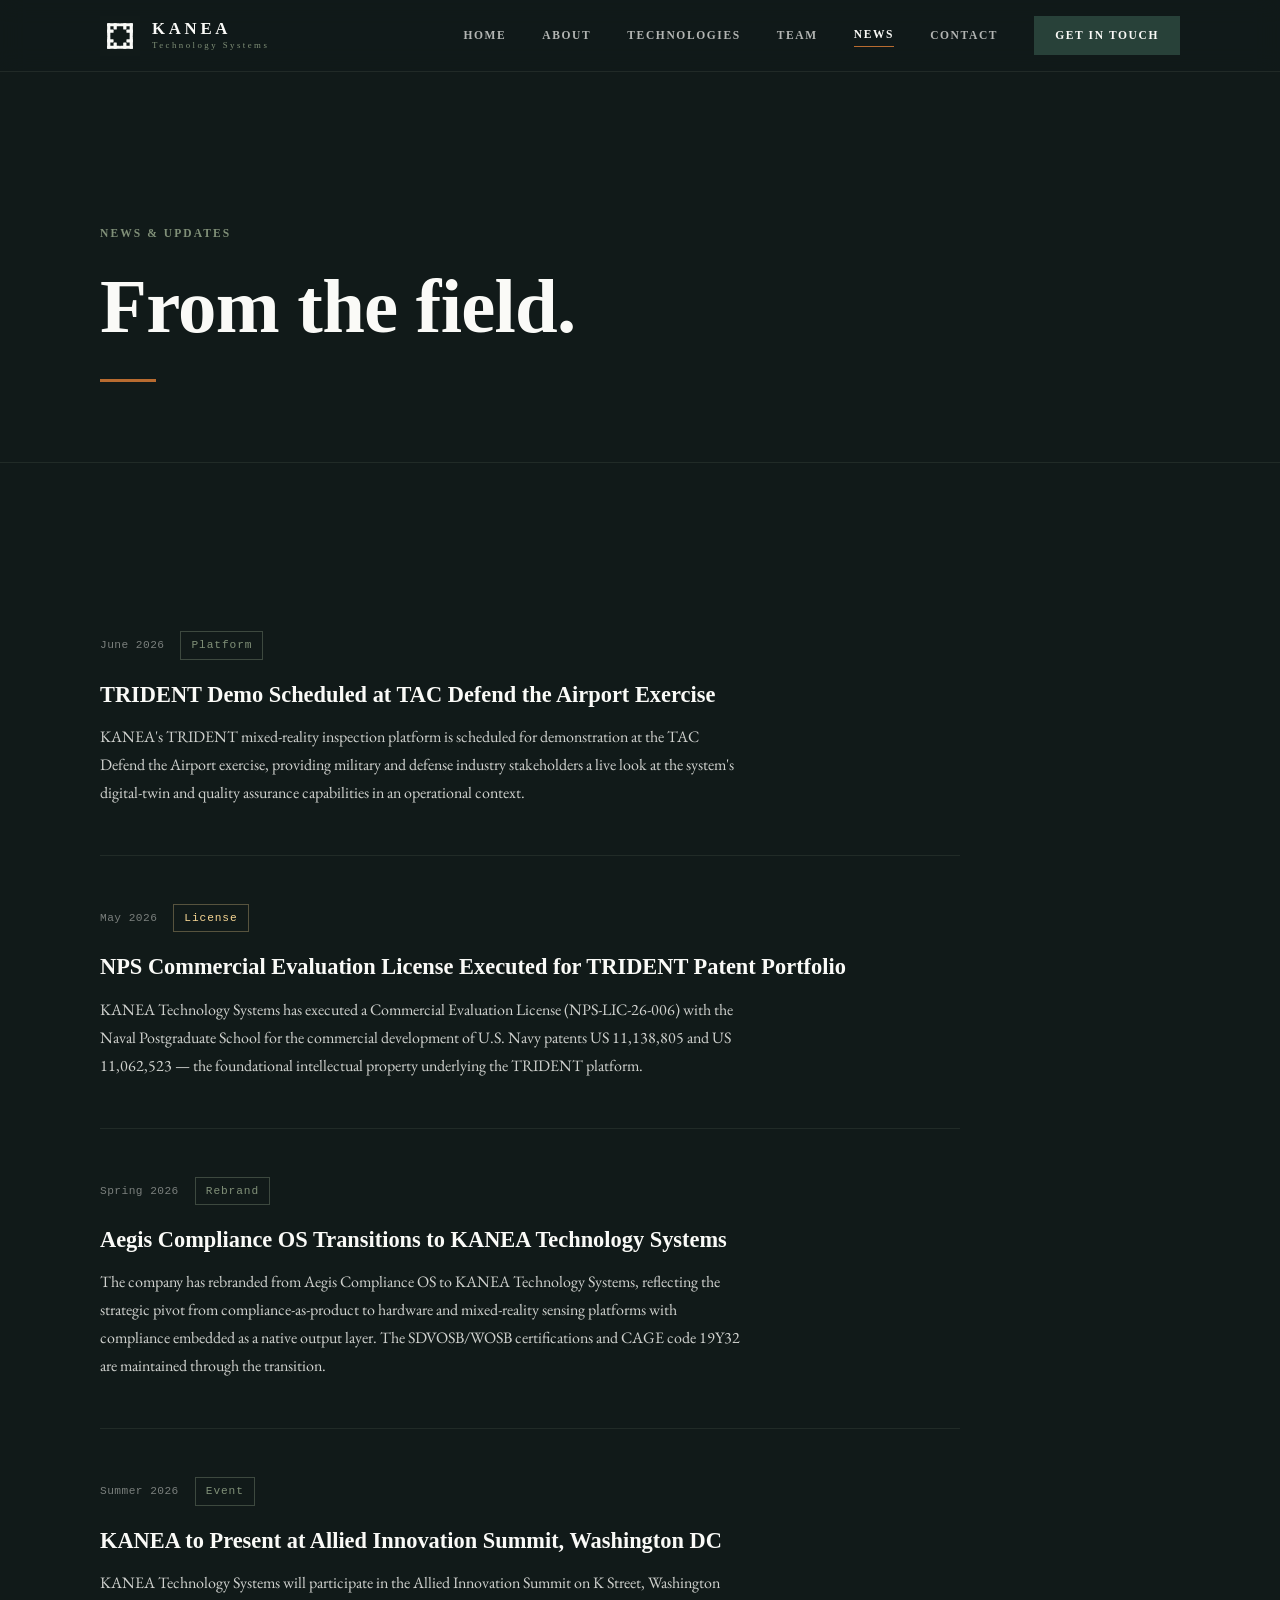
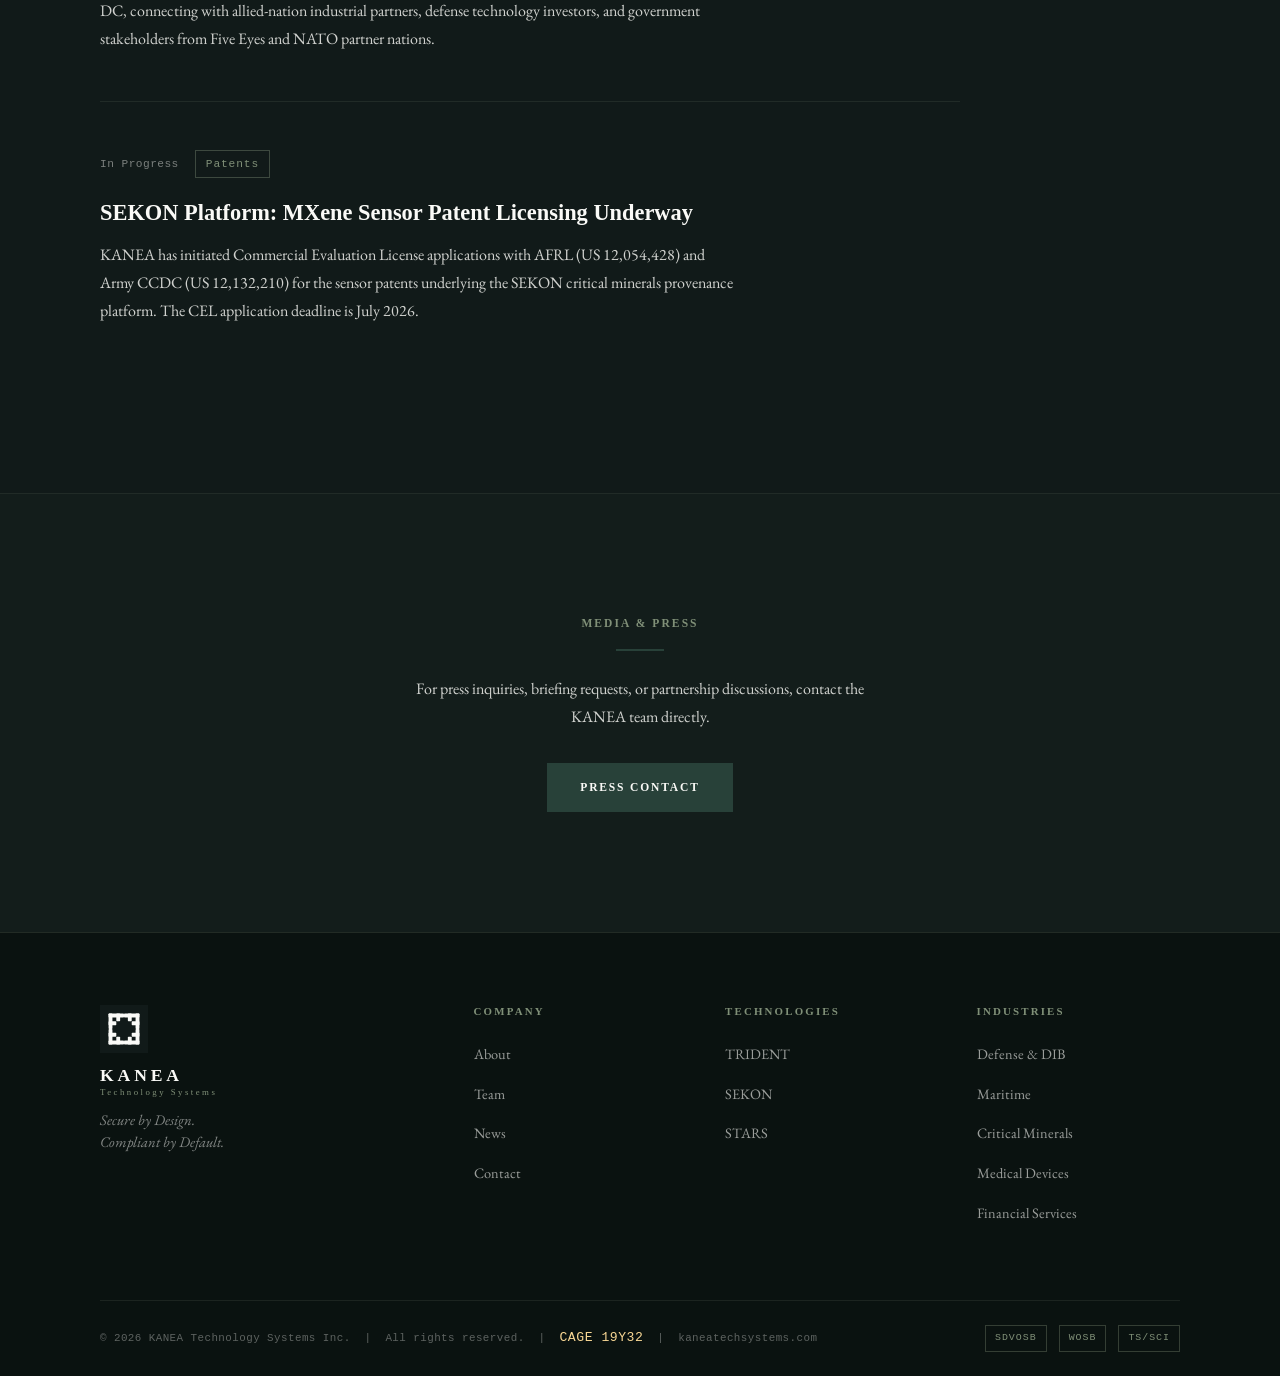
<file: pages/news.html>
<!DOCTYPE html>
<html lang="en">
<head>
  <meta charset="UTF-8">
  <meta name="viewport" content="width=device-width, initial-scale=1.0">
  <meta name="description" content="News and updates from KANEA Technology Systems — milestones, partnerships, and events.">
  <title>News — KANEA Technology Systems</title>
  <link rel="stylesheet" href="../css/kanea.css">
  <link rel="icon" type="image/svg+xml" href="../images/KANEA_logo_emerald.svg">
</head>
<body>

  <header id="site-nav" class="site-nav"></header>

  <main class="main-content">

    <!-- ── PAGE HEADER ──────────────────────────────────── -->
    <section class="page-header">
      <div class="container">
        <p class="eyebrow" style="margin-bottom:20px;">News &amp; Updates</p>
        <h1 class="display" style="max-width:640px;">From the field.</h1>
        <div style="width:56px;height:3px;background:var(--earth);margin:28px 0 0;"></div>
      </div>
    </section>

    <!-- ── NEWS ITEMS ────────────────────────────────────── -->
    <section>
      <div class="container">
        <div style="max-width:860px;display:flex;flex-direction:column;gap:0;">

          <!-- Item 1 -->
          <article style="padding:48px 0;border-bottom:1px solid rgba(128,144,120,0.15);">
            <div style="display:flex;align-items:center;gap:16px;margin-bottom:20px;flex-wrap:wrap;">
              <span class="mono" style="font-size:0.7rem;color:rgba(250,250,247,0.45);">June 2026</span>
              <span class="tag tag-emerald">Platform</span>
            </div>
            <h2 style="font-family:var(--font-display);font-weight:700;font-size:1.4rem;color:var(--warm-white);margin-bottom:14px;line-height:1.3;">
              TRIDENT Demo Scheduled at TAC Defend the Airport Exercise
            </h2>
            <p class="body-text" style="margin-bottom:0;max-width:640px;">
              KANEA's TRIDENT mixed-reality inspection platform is scheduled for demonstration at the TAC Defend the Airport exercise, providing military and defense industry stakeholders a live look at the system's digital-twin and quality assurance capabilities in an operational context.
            </p>
          </article>

          <!-- Item 2 -->
          <article style="padding:48px 0;border-bottom:1px solid rgba(128,144,120,0.15);">
            <div style="display:flex;align-items:center;gap:16px;margin-bottom:20px;flex-wrap:wrap;">
              <span class="mono" style="font-size:0.7rem;color:rgba(250,250,247,0.45);">May 2026</span>
              <span class="tag" style="color:var(--khaki);border-color:rgba(248,215,148,0.3);">License</span>
            </div>
            <h2 style="font-family:var(--font-display);font-weight:700;font-size:1.4rem;color:var(--warm-white);margin-bottom:14px;line-height:1.3;">
              NPS Commercial Evaluation License Executed for TRIDENT Patent Portfolio
            </h2>
            <p class="body-text" style="margin-bottom:0;max-width:640px;">
              KANEA Technology Systems has executed a Commercial Evaluation License (NPS-LIC-26-006) with the Naval Postgraduate School for the commercial development of U.S. Navy patents US 11,138,805 and US 11,062,523 — the foundational intellectual property underlying the TRIDENT platform.
            </p>
          </article>

          <!-- Item 3 -->
          <article style="padding:48px 0;border-bottom:1px solid rgba(128,144,120,0.15);">
            <div style="display:flex;align-items:center;gap:16px;margin-bottom:20px;flex-wrap:wrap;">
              <span class="mono" style="font-size:0.7rem;color:rgba(250,250,247,0.45);">Spring 2026</span>
              <span class="tag tag-emerald">Rebrand</span>
            </div>
            <h2 style="font-family:var(--font-display);font-weight:700;font-size:1.4rem;color:var(--warm-white);margin-bottom:14px;line-height:1.3;">
              Aegis Compliance OS Transitions to KANEA Technology Systems
            </h2>
            <p class="body-text" style="margin-bottom:0;max-width:640px;">
              The company has rebranded from Aegis Compliance OS to KANEA Technology Systems, reflecting the strategic pivot from compliance-as-product to hardware and mixed-reality sensing platforms with compliance embedded as a native output layer. The SDVOSB/WOSB certifications and CAGE code 19Y32 are maintained through the transition.
            </p>
          </article>

          <!-- Item 4 -->
          <article style="padding:48px 0;border-bottom:1px solid rgba(128,144,120,0.15);">
            <div style="display:flex;align-items:center;gap:16px;margin-bottom:20px;flex-wrap:wrap;">
              <span class="mono" style="font-size:0.7rem;color:rgba(250,250,247,0.45);">Summer 2026</span>
              <span class="tag tag-emerald">Event</span>
            </div>
            <h2 style="font-family:var(--font-display);font-weight:700;font-size:1.4rem;color:var(--warm-white);margin-bottom:14px;line-height:1.3;">
              KANEA to Present at Allied Innovation Summit, Washington DC
            </h2>
            <p class="body-text" style="margin-bottom:0;max-width:640px;">
              KANEA Technology Systems will participate in the Allied Innovation Summit on K Street, Washington DC, connecting with allied-nation industrial partners, defense technology investors, and government stakeholders from Five Eyes and NATO partner nations.
            </p>
          </article>

          <!-- Item 5 -->
          <article style="padding:48px 0;">
            <div style="display:flex;align-items:center;gap:16px;margin-bottom:20px;flex-wrap:wrap;">
              <span class="mono" style="font-size:0.7rem;color:rgba(250,250,247,0.45);">In Progress</span>
              <span class="tag tag-emerald">Patents</span>
            </div>
            <h2 style="font-family:var(--font-display);font-weight:700;font-size:1.4rem;color:var(--warm-white);margin-bottom:14px;line-height:1.3;">
              SEKON Platform: MXene Sensor Patent Licensing Underway
            </h2>
            <p class="body-text" style="margin-bottom:0;max-width:640px;">
              KANEA has initiated Commercial Evaluation License applications with AFRL (US 12,054,428) and Army CCDC (US 12,132,210) for the sensor patents underlying the SEKON critical minerals provenance platform. The CEL application deadline is July 2026.
            </p>
          </article>

        </div>
      </div>
    </section>

    <!-- ── MEDIA / PRESS ──────────────────────────────────── -->
    <section style="background:rgba(40,65,57,0.08);border-top:1px solid rgba(128,144,120,0.12);">
      <div class="container" style="text-align:center;">
        <p class="eyebrow" style="margin-bottom:16px;">Media &amp; Press</p>
        <div class="rule" style="margin:16px auto 24px;"></div>
        <p class="body-text" style="max-width:480px;margin:0 auto 32px;">For press inquiries, briefing requests, or partnership discussions, contact the KANEA team directly.</p>
        <a href="contact.html" class="btn-primary">Press Contact</a>
      </div>
    </section>

  </main>

  <div id="site-footer"></div>

  <script src="../js/components.js"></script>
  <script>
    renderNav('news');
    renderFooter();
  </script>
</body>
</html>
</file>
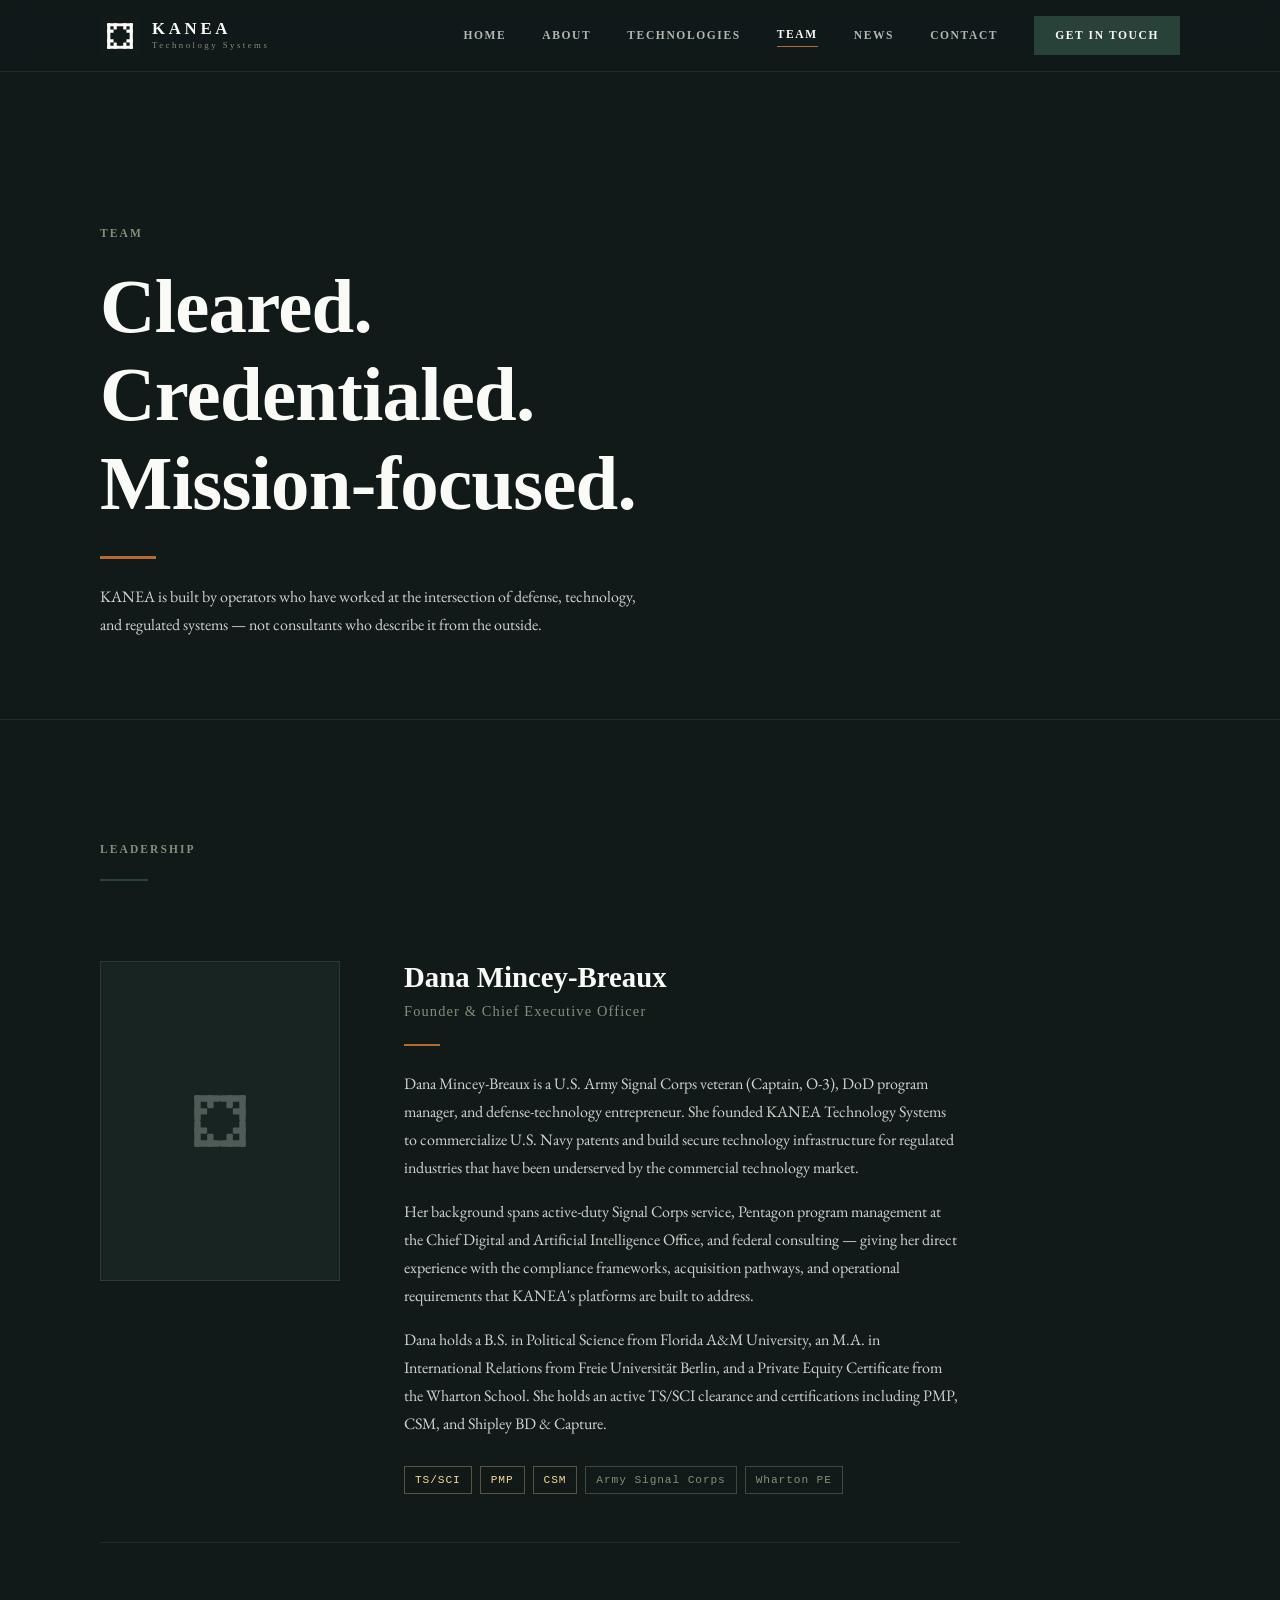
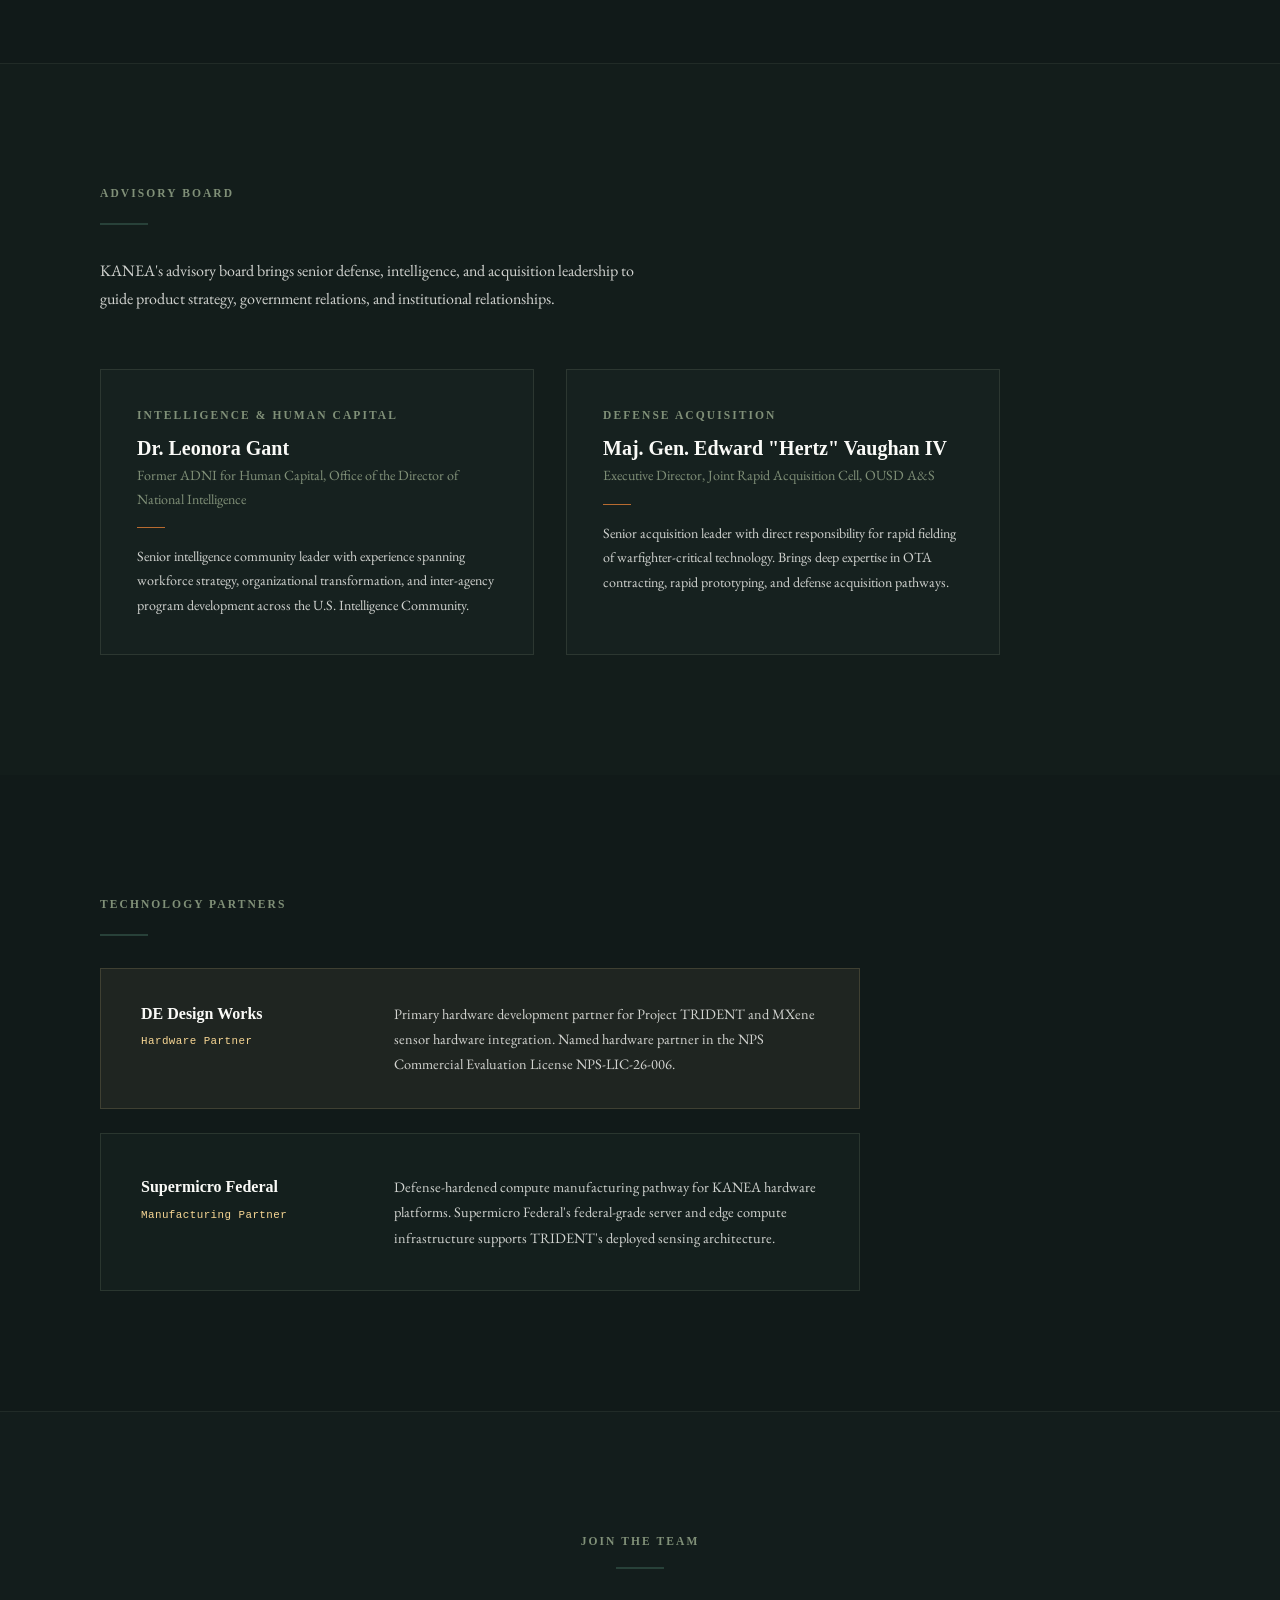
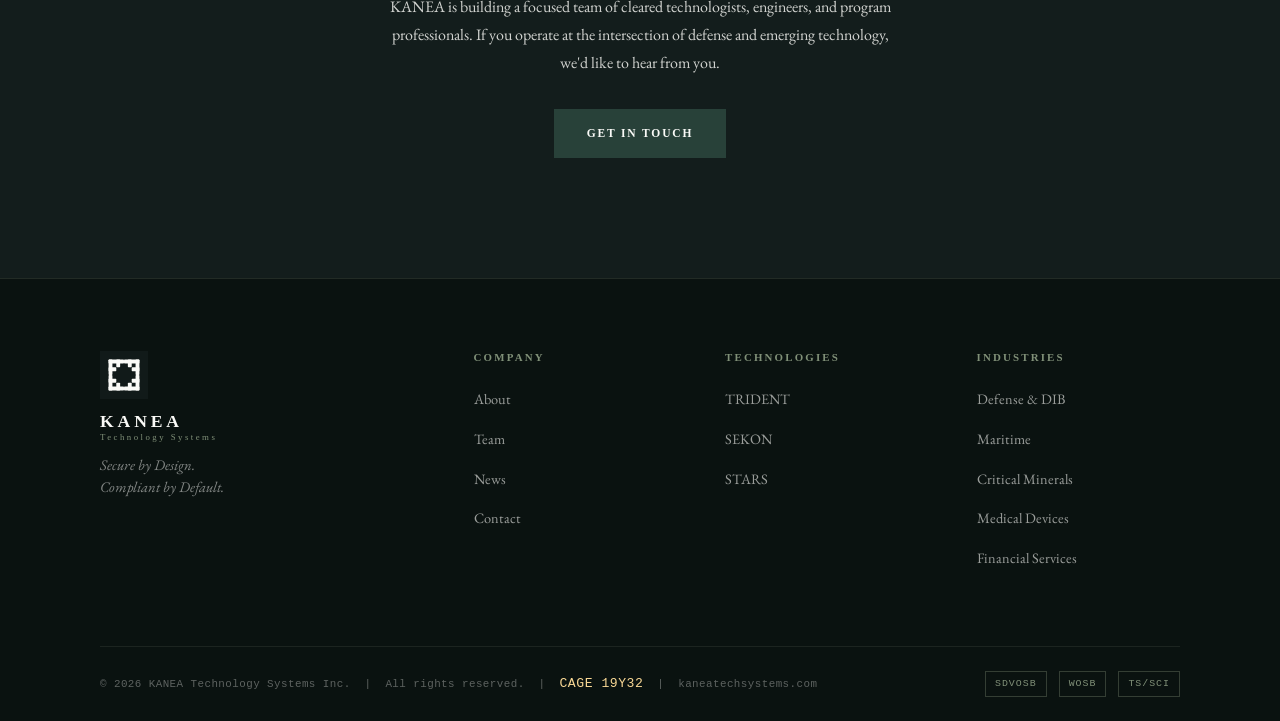
<file: pages/team.html>
<!DOCTYPE html>
<html lang="en">
<head>
  <meta charset="UTF-8">
  <meta name="viewport" content="width=device-width, initial-scale=1.0">
  <meta name="description" content="The KANEA Technology Systems team — cleared, credentialed, and mission-focused.">
  <title>Team — KANEA Technology Systems</title>
  <link rel="stylesheet" href="../css/kanea.css">
  <link rel="icon" type="image/svg+xml" href="../images/KANEA_logo_emerald.svg">
</head>
<body>

  <header id="site-nav" class="site-nav"></header>

  <main class="main-content">

    <!-- ── PAGE HEADER ──────────────────────────────────── -->
    <section class="page-header">
      <div class="container">
        <p class="eyebrow" style="margin-bottom:20px;">Team</p>
        <h1 class="display" style="max-width:700px;">Cleared. Credentialed. Mission-focused.</h1>
        <div style="width:56px;height:3px;background:var(--earth);margin:28px 0 24px;"></div>
        <p class="body-text" style="max-width:560px;">KANEA is built by operators who have worked at the intersection of defense, technology, and regulated systems — not consultants who describe it from the outside.</p>
      </div>
    </section>

    <!-- ── LEADERSHIP ────────────────────────────────────── -->
    <section>
      <div class="container">
        <p class="eyebrow" style="margin-bottom:16px;">Leadership</p>
        <div class="rule"></div>
        <div style="max-width:860px;">
          <div style="display:grid;grid-template-columns:240px 1fr;gap:64px;align-items:start;padding:48px 0;border-bottom:1px solid rgba(128,144,120,0.15);">
            <!-- Photo placeholder -->
            <div style="background:rgba(40,65,57,0.25);border:1px solid rgba(128,144,120,0.2);aspect-ratio:3/4;display:flex;align-items:center;justify-content:center;">
              <svg viewBox="0 0 560 560" width="80" height="80" xmlns="http://www.w3.org/2000/svg" style="opacity:0.25;">
                <rect fill="#FAFAF7" x="100" y="100" width="180" height="45" rx="8"/>
                <rect fill="#FAFAF7" x="100" y="100" width="45" height="180" rx="8"/>
                <rect fill="#FAFAF7" x="100" y="190" width="90" height="45" rx="8"/>
                <rect fill="#FAFAF7" x="190" y="100" width="45" height="90" rx="8"/>
                <rect fill="#FAFAF7" x="280" y="100" width="180" height="45" rx="8"/>
                <rect fill="#FAFAF7" x="415" y="100" width="45" height="180" rx="8"/>
                <rect fill="#FAFAF7" x="370" y="190" width="90" height="45" rx="8"/>
                <rect fill="#FAFAF7" x="325" y="100" width="45" height="90" rx="8"/>
                <rect fill="#FAFAF7" x="100" y="415" width="180" height="45" rx="8"/>
                <rect fill="#FAFAF7" x="100" y="280" width="45" height="180" rx="8"/>
                <rect fill="#FAFAF7" x="100" y="325" width="90" height="45" rx="8"/>
                <rect fill="#FAFAF7" x="190" y="370" width="45" height="90" rx="8"/>
                <rect fill="#FAFAF7" x="280" y="415" width="180" height="45" rx="8"/>
                <rect fill="#FAFAF7" x="415" y="280" width="45" height="180" rx="8"/>
                <rect fill="#FAFAF7" x="370" y="325" width="90" height="45" rx="8"/>
                <rect fill="#FAFAF7" x="325" y="370" width="45" height="90" rx="8"/>
              </svg>
            </div>
            <div>
              <h2 style="font-family:var(--font-display);font-weight:700;font-size:1.8rem;color:var(--warm-white);margin-bottom:6px;">Dana Mincey-Breaux</h2>
              <p style="font-family:var(--font-display);font-size:0.9rem;font-weight:400;color:var(--wasabi);letter-spacing:0.08em;margin-bottom:20px;">Founder &amp; Chief Executive Officer</p>
              <div style="width:36px;height:2px;background:var(--earth);margin-bottom:24px;"></div>
              <p class="body-text" style="margin-bottom:16px;">
                Dana Mincey-Breaux is a U.S. Army Signal Corps veteran (Captain, O-3), DoD program manager, and defense-technology entrepreneur. She founded KANEA Technology Systems to commercialize U.S. Navy patents and build secure technology infrastructure for regulated industries that have been underserved by the commercial technology market.
              </p>
              <p class="body-text" style="margin-bottom:16px;">
                Her background spans active-duty Signal Corps service, Pentagon program management at the Chief Digital and Artificial Intelligence Office, and federal consulting — giving her direct experience with the compliance frameworks, acquisition pathways, and operational requirements that KANEA's platforms are built to address.
              </p>
              <p class="body-text" style="margin-bottom:28px;">
                Dana holds a B.S. in Political Science from Florida A&amp;M University, an M.A. in International Relations from Freie Universität Berlin, and a Private Equity Certificate from the Wharton School. She holds an active TS/SCI clearance and certifications including PMP, CSM, and Shipley BD &amp; Capture.
              </p>
              <div style="display:flex;flex-wrap:wrap;gap:8px;">
                <span class="tag">TS/SCI</span>
                <span class="tag">PMP</span>
                <span class="tag">CSM</span>
                <span class="tag tag-emerald">Army Signal Corps</span>
                <span class="tag tag-emerald">Wharton PE</span>
              </div>
            </div>
          </div>
        </div>
      </div>
    </section>

    <!-- ── ADVISORY BOARD ────────────────────────────────── -->
    <section style="background:rgba(40,65,57,0.08);border-top:1px solid rgba(128,144,120,0.12);">
      <div class="container">
        <p class="eyebrow" style="margin-bottom:16px;">Advisory Board</p>
        <div class="rule"></div>
        <p class="body-text" style="max-width:540px;margin-bottom:56px;">KANEA's advisory board brings senior defense, intelligence, and acquisition leadership to guide product strategy, government relations, and institutional relationships.</p>

        <div class="grid-2" style="gap:32px;max-width:900px;">
          <!-- Advisor 1 -->
          <div class="card" style="padding:36px;">
            <p class="eyebrow" style="margin-bottom:12px;">Intelligence &amp; Human Capital</p>
            <h3 style="color:var(--warm-white);margin-bottom:4px;">Dr. Leonora Gant</h3>
            <p style="font-family:var(--font-body);font-size:0.88rem;color:var(--wasabi);margin-bottom:16px;">Former ADNI for Human Capital, Office of the Director of National Intelligence</p>
            <div style="width:28px;height:1px;background:var(--earth);margin-bottom:16px;"></div>
            <p class="body-text" style="font-size:0.88rem;">Senior intelligence community leader with experience spanning workforce strategy, organizational transformation, and inter-agency program development across the U.S. Intelligence Community.</p>
          </div>
          <!-- Advisor 2 -->
          <div class="card" style="padding:36px;">
            <p class="eyebrow" style="margin-bottom:12px;">Defense Acquisition</p>
            <h3 style="color:var(--warm-white);margin-bottom:4px;">Maj. Gen. Edward "Hertz" Vaughan IV</h3>
            <p style="font-family:var(--font-body);font-size:0.88rem;color:var(--wasabi);margin-bottom:16px;">Executive Director, Joint Rapid Acquisition Cell, OUSD A&amp;S</p>
            <div style="width:28px;height:1px;background:var(--earth);margin-bottom:16px;"></div>
            <p class="body-text" style="font-size:0.88rem;">Senior acquisition leader with direct responsibility for rapid fielding of warfighter-critical technology. Brings deep expertise in OTA contracting, rapid prototyping, and defense acquisition pathways.</p>
          </div>
        </div>
      </div>
    </section>

    <!-- ── HARDWARE PARTNER ──────────────────────────────── -->
    <section>
      <div class="container">
        <p class="eyebrow" style="margin-bottom:16px;">Technology Partners</p>
        <div class="rule"></div>
        <div style="max-width:760px;display:flex;flex-direction:column;gap:24px;">
          <div class="panel-khaki" style="display:grid;grid-template-columns:1fr 2fr;gap:40px;align-items:start;">
            <div>
              <p style="font-family:var(--font-display);font-weight:700;font-size:1rem;color:var(--warm-white);margin-bottom:6px;">DE Design Works</p>
              <p class="mono" style="font-size:0.68rem;">Hardware Partner</p>
            </div>
            <p class="body-text" style="font-size:0.9rem;">Primary hardware development partner for Project TRIDENT and MXene sensor hardware integration. Named hardware partner in the NPS Commercial Evaluation License NPS-LIC-26-006.</p>
          </div>
          <div class="card" style="display:grid;grid-template-columns:1fr 2fr;gap:40px;align-items:start;">
            <div>
              <p style="font-family:var(--font-display);font-weight:700;font-size:1rem;color:var(--warm-white);margin-bottom:6px;">Supermicro Federal</p>
              <p class="mono" style="font-size:0.68rem;">Manufacturing Partner</p>
            </div>
            <p class="body-text" style="font-size:0.9rem;">Defense-hardened compute manufacturing pathway for KANEA hardware platforms. Supermicro Federal's federal-grade server and edge compute infrastructure supports TRIDENT's deployed sensing architecture.</p>
          </div>
        </div>
      </div>
    </section>

    <!-- ── JOIN ──────────────────────────────────────────── -->
    <section style="background:rgba(40,65,57,0.1);border-top:1px solid rgba(128,144,120,0.12);">
      <div class="container" style="text-align:center;">
        <p class="eyebrow" style="margin-bottom:16px;">Join the Team</p>
        <div class="rule" style="margin:16px auto 24px;"></div>
        <p class="body-text" style="max-width:520px;margin:0 auto 32px;">KANEA is building a focused team of cleared technologists, engineers, and program professionals. If you operate at the intersection of defense and emerging technology, we'd like to hear from you.</p>
        <a href="contact.html" class="btn-primary">Get In Touch</a>
      </div>
    </section>

  </main>

  <div id="site-footer"></div>

  <script src="../js/components.js"></script>
  <script>
    renderNav('team');
    renderFooter();
  </script>
</body>
</html>
</file>
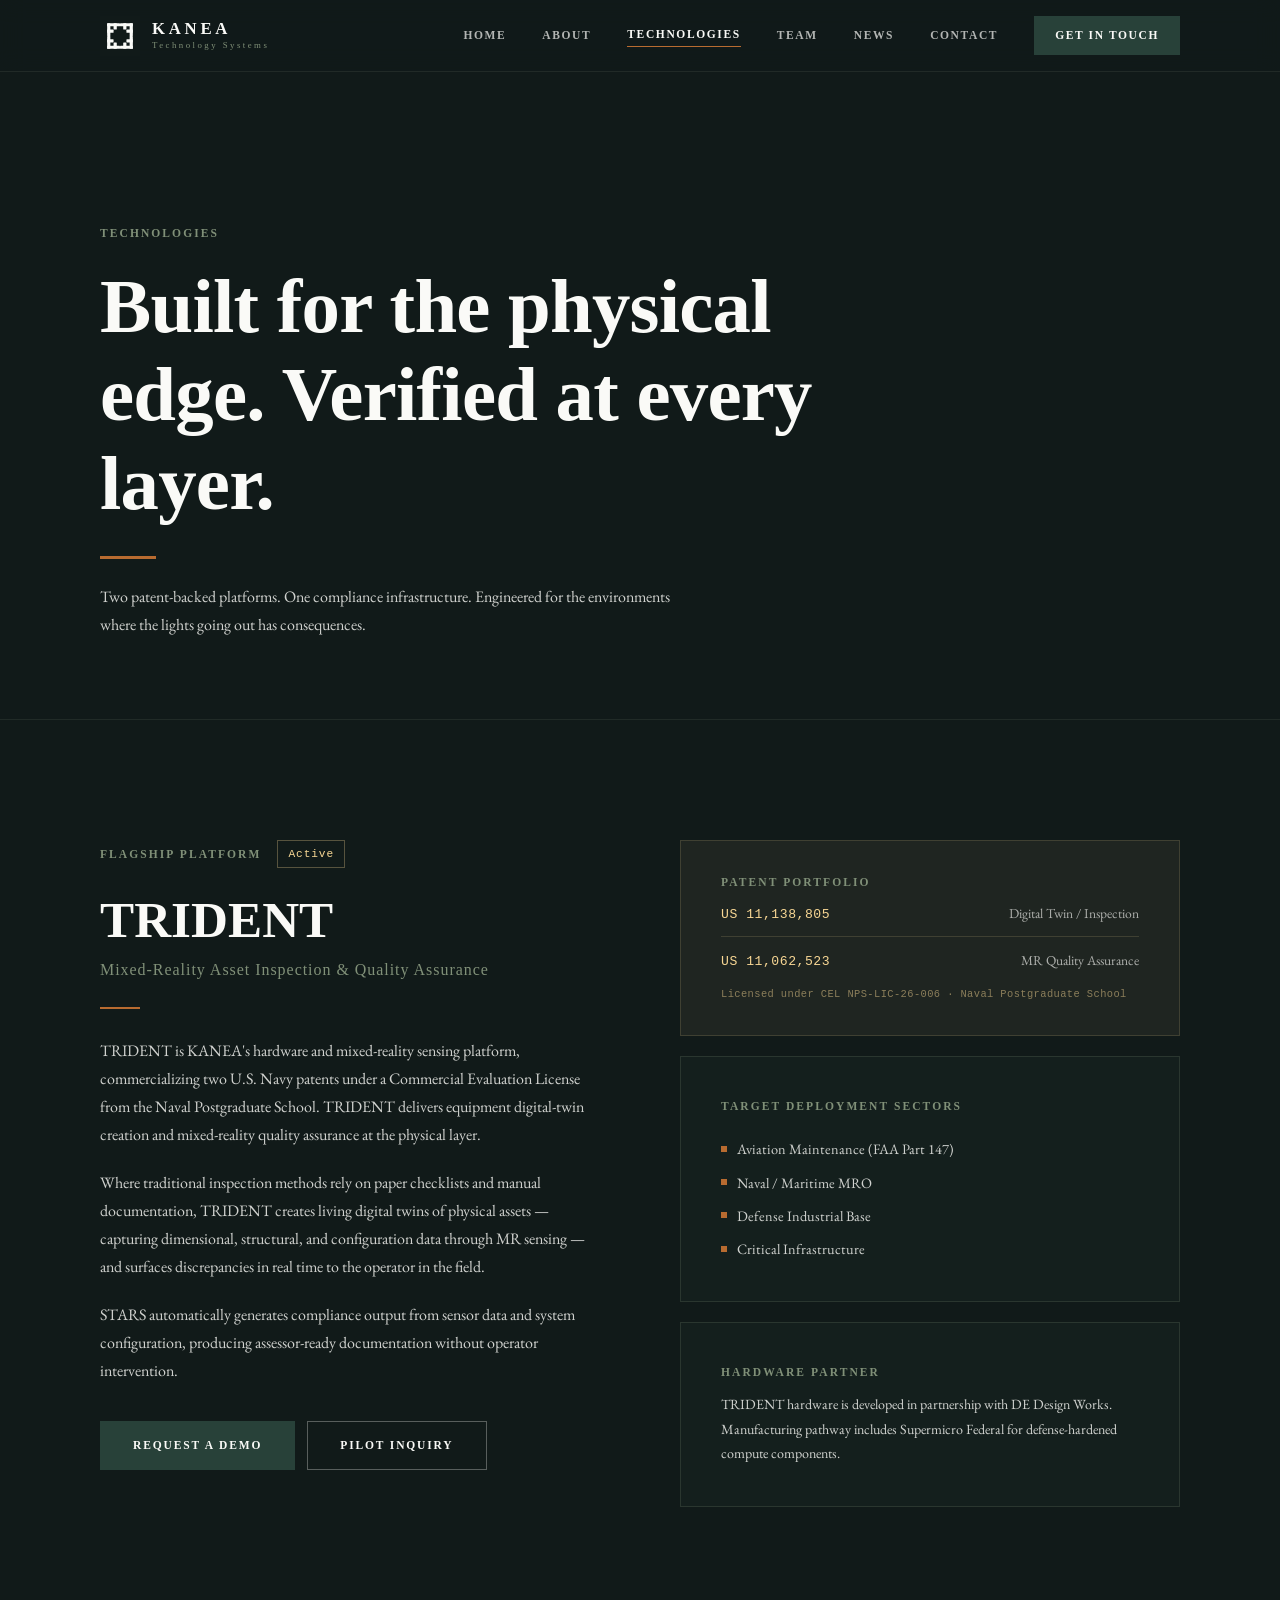
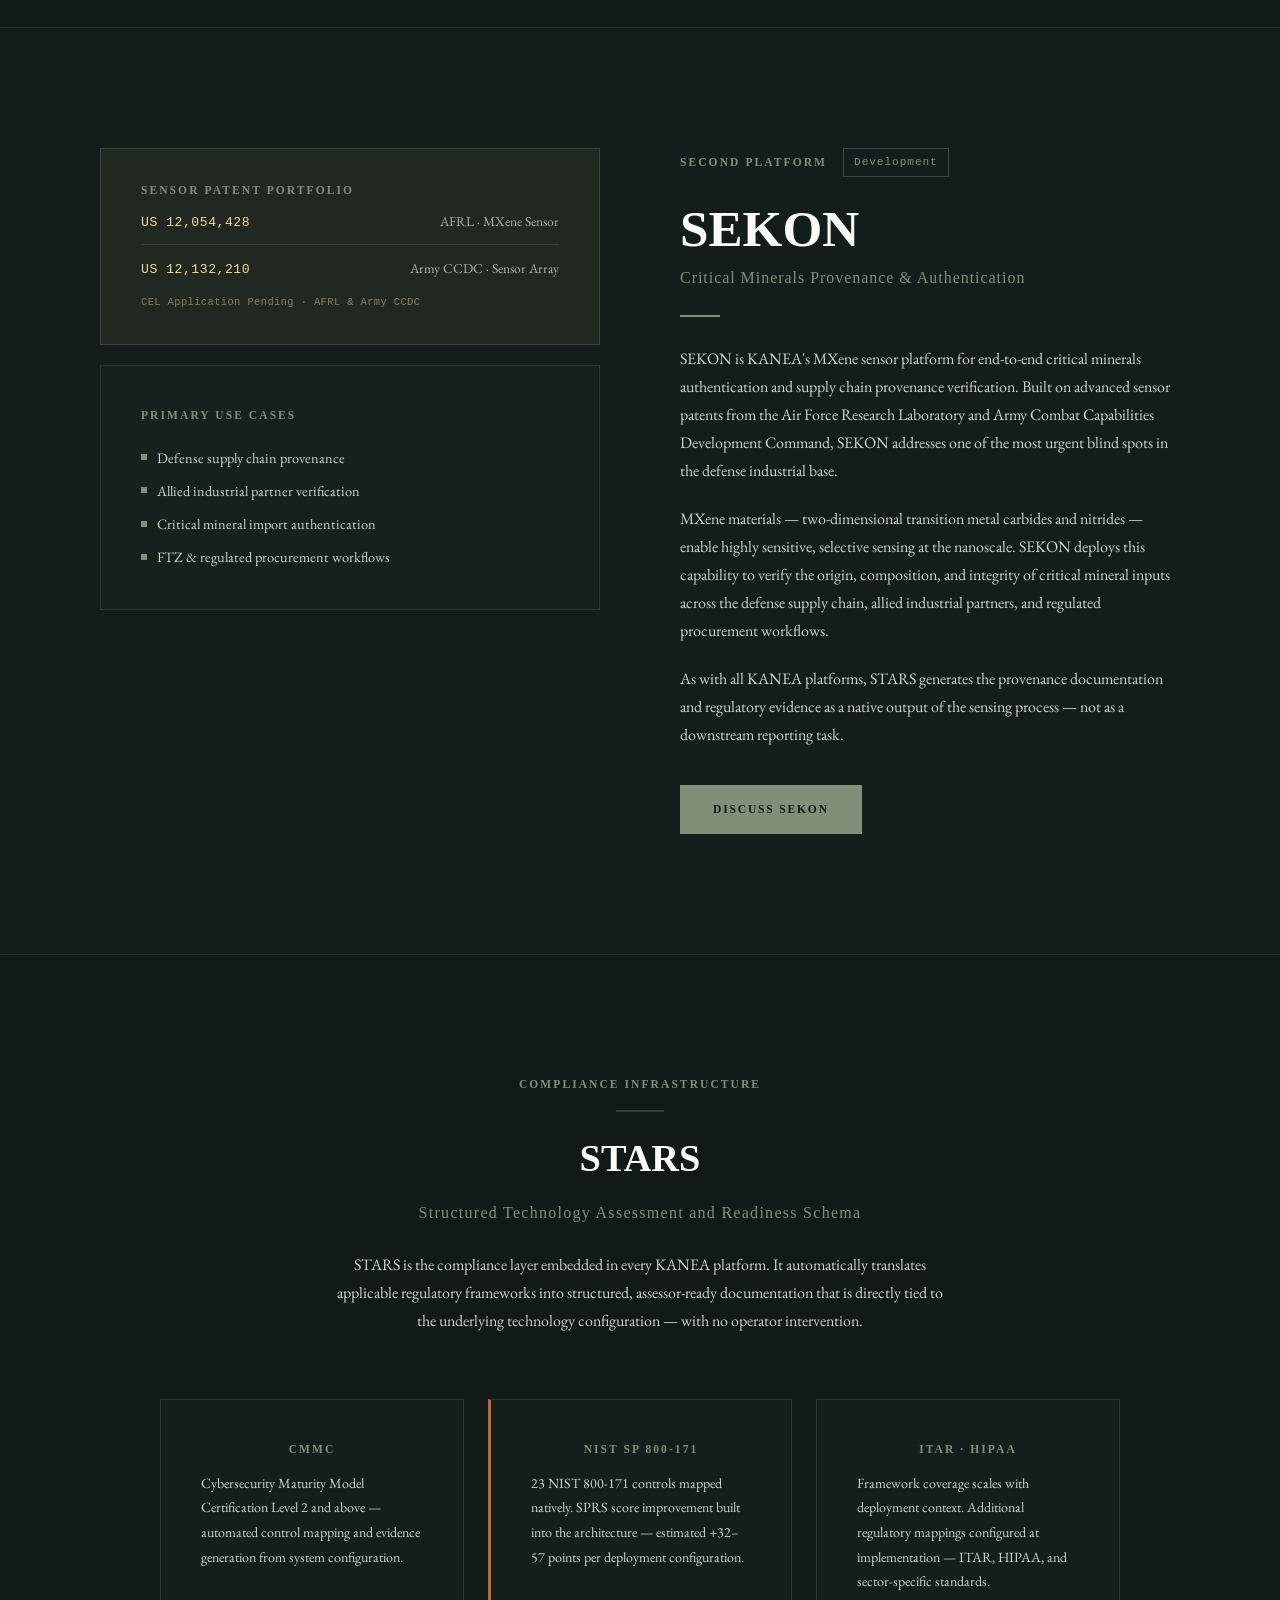
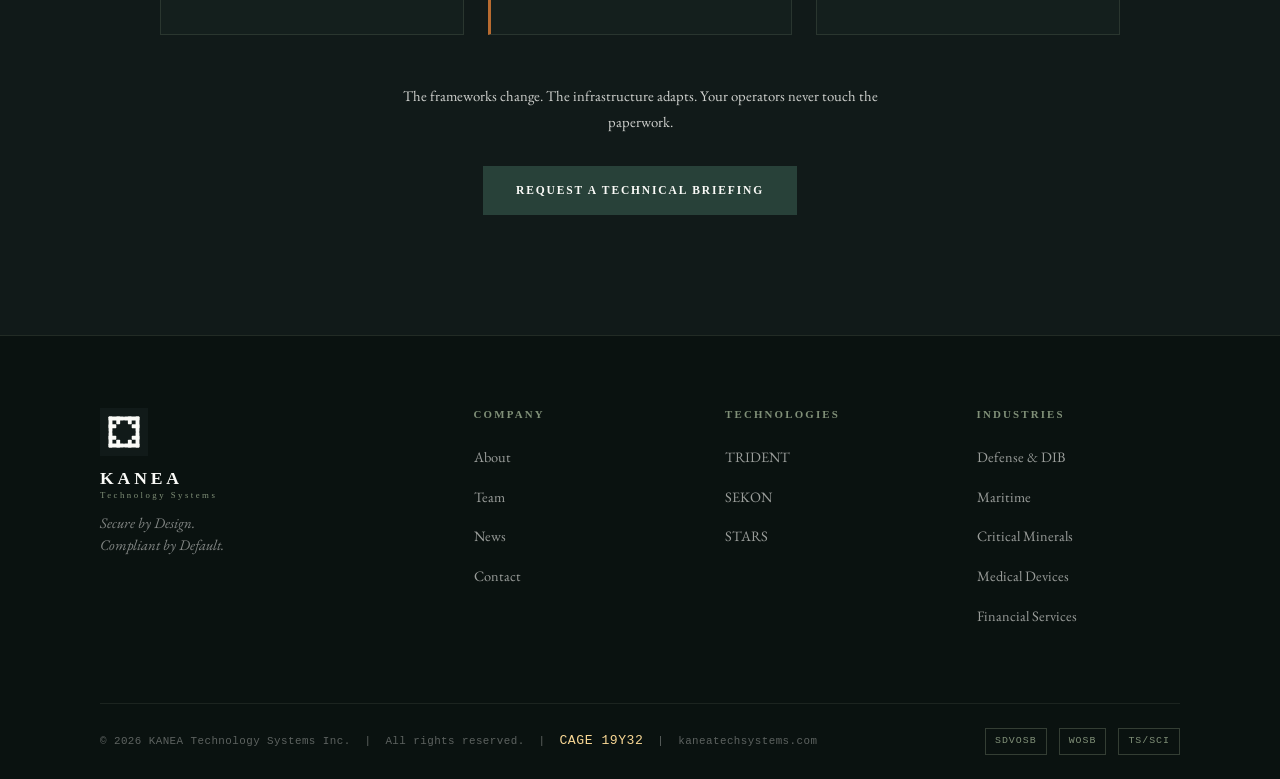
<file: pages/technologies.html>
<!DOCTYPE html>
<html lang="en">
<head>
  <meta charset="UTF-8">
  <meta name="viewport" content="width=device-width, initial-scale=1.0">
  <meta name="description" content="KANEA Technology Systems — TRIDENT mixed-reality inspection platform, SEKON critical minerals provenance, and the STARS compliance layer.">
  <title>Technologies — KANEA Technology Systems</title>
  <link rel="stylesheet" href="../css/kanea.css">
  <link rel="icon" type="image/svg+xml" href="../images/KANEA_logo_emerald.svg">
</head>
<body>

  <header id="site-nav" class="site-nav"></header>

  <main class="main-content">

    <!-- ── PAGE HEADER ──────────────────────────────────── -->
    <section class="page-header">
      <div class="container">
        <p class="eyebrow" style="margin-bottom:20px;">Technologies</p>
        <h1 class="display" style="max-width:720px;">Built for the physical edge. Verified at every layer.</h1>
        <div style="width:56px;height:3px;background:var(--earth);margin:28px 0 24px;"></div>
        <p class="body-text" style="max-width:600px;">Two patent-backed platforms. One compliance infrastructure. Engineered for the environments where the lights going out has consequences.</p>
      </div>
    </section>

    <!-- ── TRIDENT ───────────────────────────────────────── -->
    <section id="trident">
      <div class="container">
        <div class="grid-2" style="gap:80px;align-items:start;">
          <div>
            <div style="display:flex;align-items:center;gap:16px;margin-bottom:24px;">
              <p class="eyebrow">Flagship Platform</p>
              <span class="tag">Active</span>
            </div>
            <h2 style="font-family:var(--font-display);font-size:clamp(2rem,4vw,3.2rem);font-weight:700;color:var(--warm-white);line-height:1.1;margin-bottom:8px;">TRIDENT</h2>
            <p style="font-family:var(--font-display);font-size:1rem;font-weight:400;color:var(--wasabi);letter-spacing:0.06em;margin-bottom:24px;">Mixed-Reality Asset Inspection &amp; Quality Assurance</p>
            <div style="width:40px;height:2px;background:var(--earth);margin-bottom:28px;"></div>
            <p class="body-text" style="margin-bottom:20px;">
              TRIDENT is KANEA's hardware and mixed-reality sensing platform, commercializing two U.S. Navy patents under a Commercial Evaluation License from the Naval Postgraduate School. TRIDENT delivers equipment digital-twin creation and mixed-reality quality assurance at the physical layer.
            </p>
            <p class="body-text" style="margin-bottom:20px;">
              Where traditional inspection methods rely on paper checklists and manual documentation, TRIDENT creates living digital twins of physical assets — capturing dimensional, structural, and configuration data through MR sensing — and surfaces discrepancies in real time to the operator in the field.
            </p>
            <p class="body-text" style="margin-bottom:36px;">
              STARS automatically generates compliance output from sensor data and system configuration, producing assessor-ready documentation without operator intervention.
            </p>
            <div style="display:flex;gap:12px;flex-wrap:wrap;">
              <a href="contact.html" class="btn-primary">Request a Demo</a>
              <a href="contact.html" class="btn-ghost">Pilot Inquiry</a>
            </div>
          </div>
          <div style="display:flex;flex-direction:column;gap:20px;">
            <div class="panel-khaki">
              <p class="eyebrow" style="margin-bottom:10px;">Patent Portfolio</p>
              <div style="display:flex;flex-direction:column;gap:8px;">
                <div style="display:flex;justify-content:space-between;align-items:baseline;border-bottom:1px solid rgba(248,215,148,0.15);padding-bottom:10px;">
                  <span class="mono">US 11,138,805</span>
                  <span style="font-family:var(--font-body);font-size:0.85rem;color:rgba(250,250,247,0.65);">Digital Twin / Inspection</span>
                </div>
                <div style="display:flex;justify-content:space-between;align-items:baseline;padding-top:4px;">
                  <span class="mono">US 11,062,523</span>
                  <span style="font-family:var(--font-body);font-size:0.85rem;color:rgba(250,250,247,0.65);">MR Quality Assurance</span>
                </div>
              </div>
              <p class="mono" style="font-size:0.65rem;margin-top:14px;color:rgba(248,215,148,0.5);">Licensed under CEL NPS-LIC-26-006 · Naval Postgraduate School</p>
            </div>
            <div class="card" style="display:flex;flex-direction:column;gap:16px;">
              <p class="eyebrow" style="margin-bottom:4px;">Target Deployment Sectors</p>
              <div style="display:flex;flex-direction:column;gap:8px;">
                <div style="display:flex;align-items:center;gap:10px;"><div style="width:6px;height:6px;background:var(--earth);flex-shrink:0;"></div><span class="body-text" style="font-size:0.9rem;">Aviation Maintenance (FAA Part 147)</span></div>
                <div style="display:flex;align-items:center;gap:10px;"><div style="width:6px;height:6px;background:var(--earth);flex-shrink:0;"></div><span class="body-text" style="font-size:0.9rem;">Naval / Maritime MRO</span></div>
                <div style="display:flex;align-items:center;gap:10px;"><div style="width:6px;height:6px;background:var(--earth);flex-shrink:0;"></div><span class="body-text" style="font-size:0.9rem;">Defense Industrial Base</span></div>
                <div style="display:flex;align-items:center;gap:10px;"><div style="width:6px;height:6px;background:var(--earth);flex-shrink:0;"></div><span class="body-text" style="font-size:0.9rem;">Critical Infrastructure</span></div>
              </div>
            </div>
            <div class="card">
              <p class="eyebrow" style="margin-bottom:10px;">Hardware Partner</p>
              <p class="body-text" style="font-size:0.88rem;">TRIDENT hardware is developed in partnership with DE Design Works. Manufacturing pathway includes Supermicro Federal for defense-hardened compute components.</p>
            </div>
          </div>
        </div>
      </div>
    </section>

    <!-- ── SEKON ─────────────────────────────────────────── -->
    <section id="sekon" style="background:rgba(40,65,57,0.08);border-top:1px solid rgba(128,144,120,0.12);border-bottom:1px solid rgba(128,144,120,0.12);">
      <div class="container">
        <div class="grid-2" style="gap:80px;align-items:start;">
          <div style="order:2;">
            <div style="display:flex;align-items:center;gap:16px;margin-bottom:24px;">
              <p class="eyebrow">Second Platform</p>
              <span class="tag tag-emerald">Development</span>
            </div>
            <h2 style="font-family:var(--font-display);font-size:clamp(2rem,4vw,3.2rem);font-weight:700;color:var(--warm-white);line-height:1.1;margin-bottom:8px;">SEKON</h2>
            <p style="font-family:var(--font-display);font-size:1rem;font-weight:400;color:var(--wasabi);letter-spacing:0.06em;margin-bottom:24px;">Critical Minerals Provenance &amp; Authentication</p>
            <div style="width:40px;height:2px;background:var(--wasabi);margin-bottom:28px;"></div>
            <p class="body-text" style="margin-bottom:20px;">
              SEKON is KANEA's MXene sensor platform for end-to-end critical minerals authentication and supply chain provenance verification. Built on advanced sensor patents from the Air Force Research Laboratory and Army Combat Capabilities Development Command, SEKON addresses one of the most urgent blind spots in the defense industrial base.
            </p>
            <p class="body-text" style="margin-bottom:20px;">
              MXene materials — two-dimensional transition metal carbides and nitrides — enable highly sensitive, selective sensing at the nanoscale. SEKON deploys this capability to verify the origin, composition, and integrity of critical mineral inputs across the defense supply chain, allied industrial partners, and regulated procurement workflows.
            </p>
            <p class="body-text" style="margin-bottom:36px;">
              As with all KANEA platforms, STARS generates the provenance documentation and regulatory evidence as a native output of the sensing process — not as a downstream reporting task.
            </p>
            <a href="contact.html" class="btn-primary" style="background:var(--wasabi);border-color:var(--wasabi);color:var(--noir);">Discuss SEKON</a>
          </div>
          <div style="order:1;display:flex;flex-direction:column;gap:20px;">
            <div class="panel-khaki">
              <p class="eyebrow" style="margin-bottom:10px;">Sensor Patent Portfolio</p>
              <div style="display:flex;flex-direction:column;gap:8px;">
                <div style="display:flex;justify-content:space-between;align-items:baseline;border-bottom:1px solid rgba(248,215,148,0.15);padding-bottom:10px;">
                  <span class="mono">US 12,054,428</span>
                  <span style="font-family:var(--font-body);font-size:0.85rem;color:rgba(250,250,247,0.65);">AFRL · MXene Sensor</span>
                </div>
                <div style="display:flex;justify-content:space-between;align-items:baseline;padding-top:4px;">
                  <span class="mono">US 12,132,210</span>
                  <span style="font-family:var(--font-body);font-size:0.85rem;color:rgba(250,250,247,0.65);">Army CCDC · Sensor Array</span>
                </div>
              </div>
              <p class="mono" style="font-size:0.65rem;margin-top:14px;color:rgba(248,215,148,0.5);">CEL Application Pending · AFRL &amp; Army CCDC</p>
            </div>
            <div class="card" style="display:flex;flex-direction:column;gap:16px;">
              <p class="eyebrow" style="margin-bottom:4px;">Primary Use Cases</p>
              <div style="display:flex;flex-direction:column;gap:8px;">
                <div style="display:flex;align-items:center;gap:10px;"><div style="width:6px;height:6px;background:var(--wasabi);flex-shrink:0;"></div><span class="body-text" style="font-size:0.9rem;">Defense supply chain provenance</span></div>
                <div style="display:flex;align-items:center;gap:10px;"><div style="width:6px;height:6px;background:var(--wasabi);flex-shrink:0;"></div><span class="body-text" style="font-size:0.9rem;">Allied industrial partner verification</span></div>
                <div style="display:flex;align-items:center;gap:10px;"><div style="width:6px;height:6px;background:var(--wasabi);flex-shrink:0;"></div><span class="body-text" style="font-size:0.9rem;">Critical mineral import authentication</span></div>
                <div style="display:flex;align-items:center;gap:10px;"><div style="width:6px;height:6px;background:var(--wasabi);flex-shrink:0;"></div><span class="body-text" style="font-size:0.9rem;">FTZ &amp; regulated procurement workflows</span></div>
              </div>
            </div>
          </div>
        </div>
      </div>
    </section>

    <!-- ── STARS ─────────────────────────────────────────── -->
    <section id="stars">
      <div class="container">
        <div style="max-width:800px;margin:0 auto;text-align:center;margin-bottom:64px;">
          <p class="eyebrow" style="margin-bottom:16px;">Compliance Infrastructure</p>
          <div class="rule" style="margin:16px auto 24px;"></div>
          <h2 class="section-title" style="margin-bottom:20px;">STARS</h2>
          <p style="font-family:var(--font-display);font-size:1rem;color:var(--wasabi);letter-spacing:0.08em;margin-bottom:24px;">Structured Technology Assessment and Readiness Schema</p>
          <p class="body-text" style="max-width:620px;margin:0 auto;">
            STARS is the compliance layer embedded in every KANEA platform. It automatically translates applicable regulatory frameworks into structured, assessor-ready documentation that is directly tied to the underlying technology configuration — with no operator intervention.
          </p>
        </div>
        <div class="grid-3" style="gap:24px;max-width:960px;margin:0 auto 48px;">
          <div class="card" style="text-align:center;">
            <p class="eyebrow" style="margin-bottom:12px;text-align:center;">CMMC</p>
            <p class="body-text" style="font-size:0.88rem;text-align:left;">Cybersecurity Maturity Model Certification Level 2 and above — automated control mapping and evidence generation from system configuration.</p>
          </div>
          <div class="card card-earth" style="text-align:center;">
            <p class="eyebrow" style="margin-bottom:12px;text-align:center;">NIST SP 800-171</p>
            <p class="body-text" style="font-size:0.88rem;text-align:left;">23 NIST 800-171 controls mapped natively. SPRS score improvement built into the architecture — estimated +32–57 points per deployment configuration.</p>
          </div>
          <div class="card" style="text-align:center;">
            <p class="eyebrow" style="margin-bottom:12px;text-align:center;">ITAR · HIPAA</p>
            <p class="body-text" style="font-size:0.88rem;text-align:left;">Framework coverage scales with deployment context. Additional regulatory mappings configured at implementation — ITAR, HIPAA, and sector-specific standards.</p>
          </div>
        </div>
        <div style="text-align:center;">
          <p class="body-text" style="max-width:540px;margin:0 auto 32px;font-size:0.92rem;">The frameworks change. The infrastructure adapts. Your operators never touch the paperwork.</p>
          <a href="contact.html" class="btn-primary">Request a Technical Briefing</a>
        </div>
      </div>
    </section>

  </main>

  <div id="site-footer"></div>

  <script src="../js/components.js"></script>
  <script>
    renderNav('technologies');
    renderFooter();
    // Scroll to hash on load
    if (window.location.hash) {
      setTimeout(() => {
        const el = document.querySelector(window.location.hash);
        if (el) el.scrollIntoView({ behavior: 'smooth', block: 'start' });
      }, 100);
    }
  </script>
</body>
</html>
</file>
<file: css/kanea.css>
/* ============================================================
   KANEA Technology Systems — Brand CSS
   Brand Guide v1.0 · kaneatechsystems.com
   ============================================================ */

@import url('https://fonts.googleapis.com/css2?family=EB+Garamond:ital,wght@0,400;0,500;1,400&display=swap');

/* ── Tokens ─────────────────────────────────────────────── */
:root {
  --emerald:      #284139;
  --wasabi:       #809078;
  --khaki:        #F8D794;
  --earth:        #B86B30;
  --noir:         #111A19;
  --warm-white:   #FAFAF7;

  --font-display: 'Georgia', 'Palatino Linotype', serif;
  --font-body:    'EB Garamond', Garamond, 'Times New Roman', serif;
  --font-mono:    'Courier New', Courier, monospace;

  --nav-h:        72px;
  --max-w:        1160px;
  --section-gap:  120px;
}

/* ── Reset ───────────────────────────────────────────────── */
*, *::before, *::after { box-sizing: border-box; margin: 0; padding: 0; }
html { scroll-behavior: smooth; }

body {
  background: var(--noir);
  color: var(--warm-white);
  font-family: var(--font-body);
  font-size: 18px;
  line-height: 1.65;
  -webkit-font-smoothing: antialiased;
}

img, svg { display: block; max-width: 100%; }
a { color: inherit; text-decoration: none; }
ul { list-style: none; }

/* ── Typography ──────────────────────────────────────────── */
h1, h2, h3, h4 {
  font-family: var(--font-display);
  font-weight: 700;
  line-height: 1.15;
}

.display {
  font-size: clamp(2.8rem, 6vw, 5rem);
  letter-spacing: -0.01em;
}

h2.section-title {
  font-size: clamp(1.8rem, 3vw, 2.6rem);
  color: var(--warm-white);
}

h3 { font-size: 1.25rem; }

.eyebrow {
  font-family: var(--font-display);
  font-size: 0.72rem;
  font-weight: 700;
  letter-spacing: 0.18em;
  text-transform: uppercase;
  color: var(--wasabi);
}

.body-text {
  font-family: var(--font-body);
  font-size: 1rem;
  line-height: 1.75;
  color: rgba(250,250,247,0.82);
}

.mono {
  font-family: var(--font-mono);
  font-size: 0.82rem;
  color: var(--khaki);
  letter-spacing: 0.04em;
}

/* ── Layout ──────────────────────────────────────────────── */
.container {
  width: 100%;
  max-width: var(--max-w);
  margin: 0 auto;
  padding: 0 40px;
}

section { padding: var(--section-gap) 0; }

/* ── Navigation ──────────────────────────────────────────── */
.site-nav {
  position: fixed;
  top: 0; left: 0; right: 0;
  height: var(--nav-h);
  z-index: 100;
  background: rgba(17,26,25,0.92);
  backdrop-filter: blur(12px);
  -webkit-backdrop-filter: blur(12px);
  border-bottom: 1px solid rgba(128,144,120,0.15);
  transition: background 0.3s;
}

.nav-inner {
  display: flex;
  align-items: center;
  justify-content: space-between;
  height: 100%;
  max-width: var(--max-w);
  margin: 0 auto;
  padding: 0 40px;
}

.nav-logo {
  display: flex;
  align-items: center;
  gap: 12px;
  text-decoration: none;
}

.nav-logo img {
  width: 40px;
  height: 40px;
  object-fit: contain;
}

.nav-wordmark {
  font-family: var(--font-display);
  font-weight: 700;
  font-size: 1.05rem;
  letter-spacing: 0.22em;
  color: var(--warm-white);
  line-height: 1;
}

.nav-wordmark span {
  display: block;
  font-size: 0.55rem;
  letter-spacing: 0.28em;
  color: var(--wasabi);
  margin-top: 3px;
  font-weight: 400;
}

.nav-links {
  display: flex;
  align-items: center;
  gap: 36px;
}

.nav-links a {
  font-family: var(--font-display);
  font-size: 0.72rem;
  font-weight: 700;
  letter-spacing: 0.14em;
  text-transform: uppercase;
  color: rgba(250,250,247,0.7);
  transition: color 0.2s;
}

.nav-links a:hover,
.nav-links a.active { color: var(--warm-white); }

.nav-links a.active {
  border-bottom: 1px solid var(--earth);
  padding-bottom: 2px;
}

.nav-cta {
  font-family: var(--font-display);
  font-size: 0.72rem;
  font-weight: 700;
  letter-spacing: 0.14em;
  text-transform: uppercase;
  color: var(--warm-white) !important;
  background: var(--emerald);
  border: 1px solid var(--emerald);
  padding: 9px 20px;
  transition: background 0.2s, border-color 0.2s !important;
}

.nav-cta:hover {
  background: transparent !important;
  border-color: var(--wasabi) !important;
  color: var(--wasabi) !important;
}

.nav-hamburger {
  display: none;
  flex-direction: column;
  gap: 5px;
  cursor: pointer;
  padding: 4px;
  background: none;
  border: none;
}

.nav-hamburger span {
  display: block;
  width: 24px;
  height: 2px;
  background: var(--warm-white);
  transition: all 0.3s;
}

/* ── Emerald rule divider ────────────────────────────────── */
.rule {
  width: 48px;
  height: 2px;
  background: var(--emerald);
  margin: 20px 0 32px;
}

.rule-earth {
  width: 48px;
  height: 2px;
  background: var(--earth);
  margin: 20px 0 32px;
}

/* ── Buttons ─────────────────────────────────────────────── */
.btn-primary {
  display: inline-block;
  font-family: var(--font-display);
  font-weight: 700;
  font-size: 0.72rem;
  letter-spacing: 0.16em;
  text-transform: uppercase;
  color: var(--warm-white);
  background: var(--emerald);
  border: 1px solid var(--emerald);
  padding: 14px 32px;
  transition: background 0.2s, border-color 0.2s;
  cursor: pointer;
}

.btn-primary:hover {
  background: transparent;
  border-color: var(--wasabi);
  color: var(--wasabi);
}

.btn-ghost {
  display: inline-block;
  font-family: var(--font-display);
  font-weight: 700;
  font-size: 0.72rem;
  letter-spacing: 0.16em;
  text-transform: uppercase;
  color: var(--warm-white);
  border: 1px solid rgba(250,250,247,0.3);
  padding: 14px 32px;
  transition: border-color 0.2s, color 0.2s;
  cursor: pointer;
}

.btn-ghost:hover {
  border-color: var(--warm-white);
}

/* ── Cards ───────────────────────────────────────────────── */
.card {
  background: rgba(40,65,57,0.12);
  border: 1px solid rgba(128,144,120,0.2);
  padding: 40px;
  transition: border-color 0.25s;
}

.card:hover {
  border-color: rgba(128,144,120,0.5);
}

.card-earth {
  border-left: 3px solid var(--earth);
}

/* ── Page header (inner pages) ───────────────────────────── */
.page-header {
  padding-top: calc(var(--nav-h) + 80px);
  padding-bottom: 80px;
  border-bottom: 1px solid rgba(128,144,120,0.15);
}

/* ── Tags / badges ───────────────────────────────────────── */
.tag {
  display: inline-block;
  font-family: var(--font-mono);
  font-size: 0.7rem;
  letter-spacing: 0.08em;
  color: var(--khaki);
  border: 1px solid rgba(248,215,148,0.3);
  padding: 4px 10px;
}

.tag-emerald {
  color: var(--wasabi);
  border-color: rgba(128,144,120,0.4);
}

/* ── Two-col grid ────────────────────────────────────────── */
.grid-2 {
  display: grid;
  grid-template-columns: 1fr 1fr;
  gap: 48px;
}

.grid-3 {
  display: grid;
  grid-template-columns: repeat(3, 1fr);
  gap: 32px;
}

/* ── Khaki panel ─────────────────────────────────────────── */
.panel-khaki {
  background: rgba(248,215,148,0.06);
  border: 1px solid rgba(248,215,148,0.15);
  padding: 32px 40px;
}

/* ── Section accent line ─────────────────────────────────── */
.section-accent {
  border-top: 1px solid rgba(128,144,120,0.2);
  padding-top: var(--section-gap);
}

/* ── Footer ──────────────────────────────────────────────── */
.site-footer {
  background: #0A1210;
  border-top: 1px solid rgba(128,144,120,0.2);
  padding: 72px 0 0;
}

.footer-top {
  display: grid;
  grid-template-columns: 1.6fr 1fr 1fr 1fr;
  gap: 48px;
  padding-bottom: 64px;
  border-bottom: 1px solid rgba(128,144,120,0.15);
}

.footer-brand .nav-wordmark {
  font-size: 1.1rem;
  margin-top: 16px;
}

.footer-tagline {
  font-family: var(--font-body);
  font-style: italic;
  font-size: 0.92rem;
  color: rgba(250,250,247,0.5);
  margin-top: 12px;
  line-height: 1.5;
}

.footer-logo-mark {
  width: 48px;
  height: 48px;
}

.footer-col h4 {
  font-family: var(--font-display);
  font-size: 0.68rem;
  font-weight: 700;
  letter-spacing: 0.2em;
  text-transform: uppercase;
  color: var(--wasabi);
  margin-bottom: 20px;
}

.footer-col ul li {
  margin-bottom: 10px;
}

.footer-col ul li a {
  font-family: var(--font-body);
  font-size: 0.9rem;
  color: rgba(250,250,247,0.6);
  transition: color 0.2s;
}

.footer-col ul li a:hover {
  color: var(--warm-white);
}

.footer-bottom {
  display: flex;
  align-items: center;
  justify-content: space-between;
  padding: 24px 0;
  flex-wrap: wrap;
  gap: 12px;
}

.footer-legal {
  font-family: var(--font-mono);
  font-size: 0.68rem;
  color: rgba(250,250,247,0.35);
  letter-spacing: 0.04em;
  line-height: 1.7;
}

.footer-badges {
  display: flex;
  gap: 12px;
  align-items: center;
}

.badge {
  font-family: var(--font-mono);
  font-size: 0.62rem;
  letter-spacing: 0.1em;
  color: var(--wasabi);
  border: 1px solid rgba(128,144,120,0.35);
  padding: 4px 9px;
}

/* ── Main content offset for fixed nav ───────────────────── */
.main-content { padding-top: var(--nav-h); }

/* ── Responsive ──────────────────────────────────────────── */
@media (max-width: 900px) {
  :root { --section-gap: 80px; }
  .container { padding: 0 24px; }

  .nav-links { display: none; }
  .nav-hamburger { display: flex; }

  .nav-links.open {
    display: flex;
    flex-direction: column;
    position: fixed;
    top: var(--nav-h);
    left: 0; right: 0;
    background: var(--noir);
    padding: 32px 24px 48px;
    gap: 28px;
    border-bottom: 1px solid rgba(128,144,120,0.2);
  }

  .grid-2 { grid-template-columns: 1fr; gap: 32px; }
  .grid-3 { grid-template-columns: 1fr; }

  .footer-top {
    grid-template-columns: 1fr 1fr;
    gap: 40px;
  }

  .footer-bottom {
    flex-direction: column;
    align-items: flex-start;
  }
}

@media (max-width: 560px) {
  .footer-top { grid-template-columns: 1fr; }
  .nav-inner { padding: 0 20px; }
  .container { padding: 0 20px; }
}

@media (prefers-reduced-motion: reduce) {
  * { transition: none !important; animation: none !important; }
}
</file>
